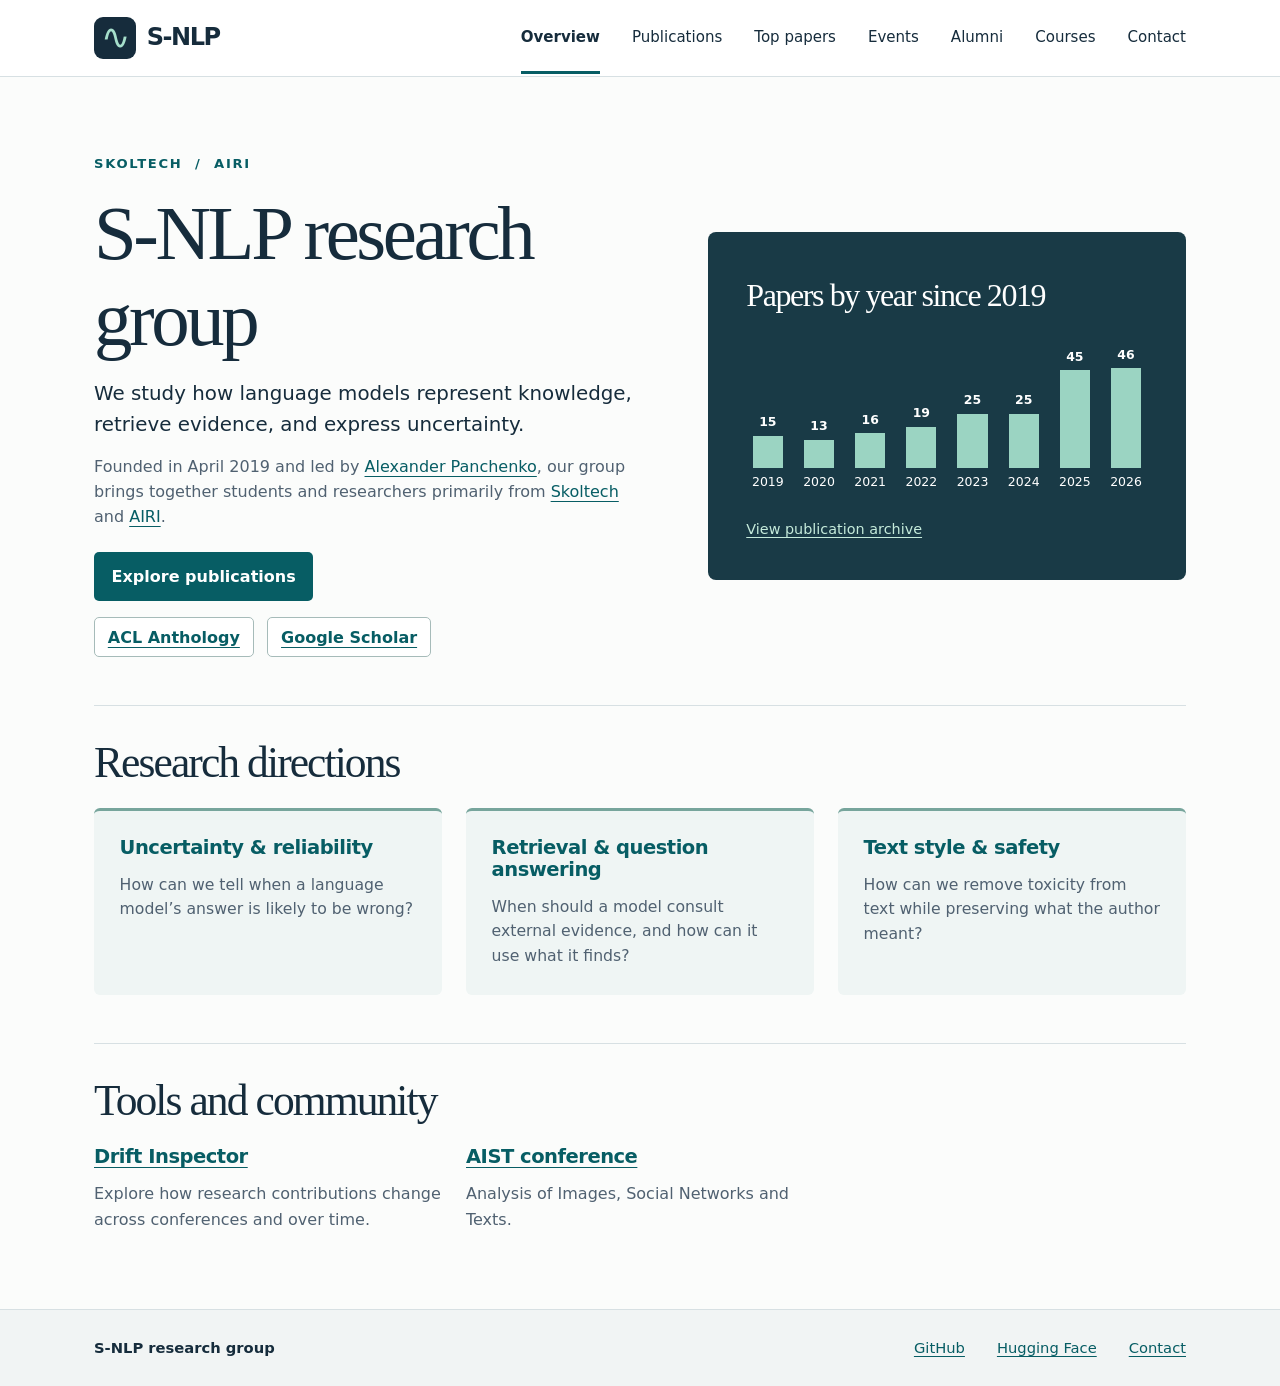
<file: index.html>
<!doctype html>
<html lang="en"><head><meta charset="utf-8"><meta name="viewport" content="width=device-width, initial-scale=1"><title>Overview · S-NLP research group</title><link rel="stylesheet" href="assets/site.css"><script defer src="assets/publications.js"></script><script defer src="assets/site.js?v=18"></script></head>
<body><a class="skip" href="#main">Skip to content</a><header><div class="wrap bar"><a class="brand" href="index.html"><i aria-hidden="true">∿</i>S-NLP</a><nav aria-label="Main navigation"><a aria-current="page" href="index.html">Overview</a><a href="publications.html">Publications</a><a href="top-papers.html">Top papers</a><a href="events.html">Events</a><a href="alumni.html">Alumni</a><a href="courses.html">Courses</a><a href="contact.html">Contact</a></nav></div></header>
<main class="wrap" id="main"><section class="hero"><div><p class="kicker">Skoltech &nbsp;/&nbsp; AIRI</p><h1>S-NLP research group</h1><p class="intro">We study how language models represent knowledge, retrieve evidence, and express uncertainty.</p><p>Founded in April 2019 and led by <a href="contact.html#biography">Alexander Panchenko</a>, our group brings together students and researchers primarily from <a href="https://skoltech.ru">Skoltech</a> and <a href="https://airi.net/">AIRI</a>.</p><a class="button" href="publications.html">Explore publications</a><div class="profile-links" aria-label="Alexander Panchenko’s publication profiles"><a href="https://aclanthology.org/people/alexander-panchenko">ACL Anthology</a><a href="https://scholar.google.com/citations?user=BYba9hcAAAAJ">Google Scholar</a></div></div><figure class="chart"><figcaption>Papers by year since 2019</figcaption><div id="chart"><a class="col" href="publications.html?year=2019" aria-label="2019: 15 papers"><b>15</b><i style="height:32.61px"></i><span>2019</span></a><a class="col" href="publications.html?year=2020" aria-label="2020: 13 papers"><b>13</b><i style="height:28.26px"></i><span>2020</span></a><a class="col" href="publications.html?year=2021" aria-label="2021: 16 papers"><b>16</b><i style="height:34.78px"></i><span>2021</span></a><a class="col" href="publications.html?year=2022" aria-label="2022: 19 papers"><b>19</b><i style="height:41.30px"></i><span>2022</span></a><a class="col" href="publications.html?year=2023" aria-label="2023: 25 papers"><b>25</b><i style="height:54.35px"></i><span>2023</span></a><a class="col" href="publications.html?year=2024" aria-label="2024: 25 papers"><b>25</b><i style="height:54.35px"></i><span>2024</span></a><a class="col" href="publications.html?year=2025" aria-label="2025: 45 papers"><b>45</b><i style="height:97.83px"></i><span>2025</span></a><a class="col" href="publications.html?year=2026" aria-label="2026: 46 papers"><b>46</b><i style="height:100.00px"></i><span>2026</span></a></div><a href="publications.html">View publication archive</a></figure></section>
<section class="areas"><h2>Research directions</h2><div class="tiles"><a href="publications.html?topic=Uncertainty%20%26%20reliability"><h3>Uncertainty &amp; reliability</h3><p>How can we tell when a language model’s answer is likely to be wrong?</p></a><a href="publications.html?topic=Retrieval%20%26%20question%20answering"><h3>Retrieval &amp; question answering</h3><p>When should a model consult external evidence, and how can it use what it finds?</p></a><a href="publications.html?topic=Text%20style%20%26%20safety"><h3>Text style &amp; safety</h3><p>How can we remove toxicity from text while preserving what the author meant?</p></a></div></section>
<section><h2>Tools and community</h2><div class="links"><div><h3><a href="https://drift.autumnfleet.com/i/all-conf">Drift Inspector</a></h3><p>Explore how research contributions change across conferences and over time.</p></div><div><h3><a href="https://aistconf.org/">AIST conference</a></h3><p>Analysis of Images, Social Networks and Texts.</p></div></div></section></main><footer><div class="wrap bar"><strong>S-NLP research group</strong><div><a href="https://github.com/s-nlp/">GitHub</a><a href="https://huggingface.co/s-nlp">Hugging Face</a><a href="contact.html">Contact</a></div></div></footer></body></html>
</file>
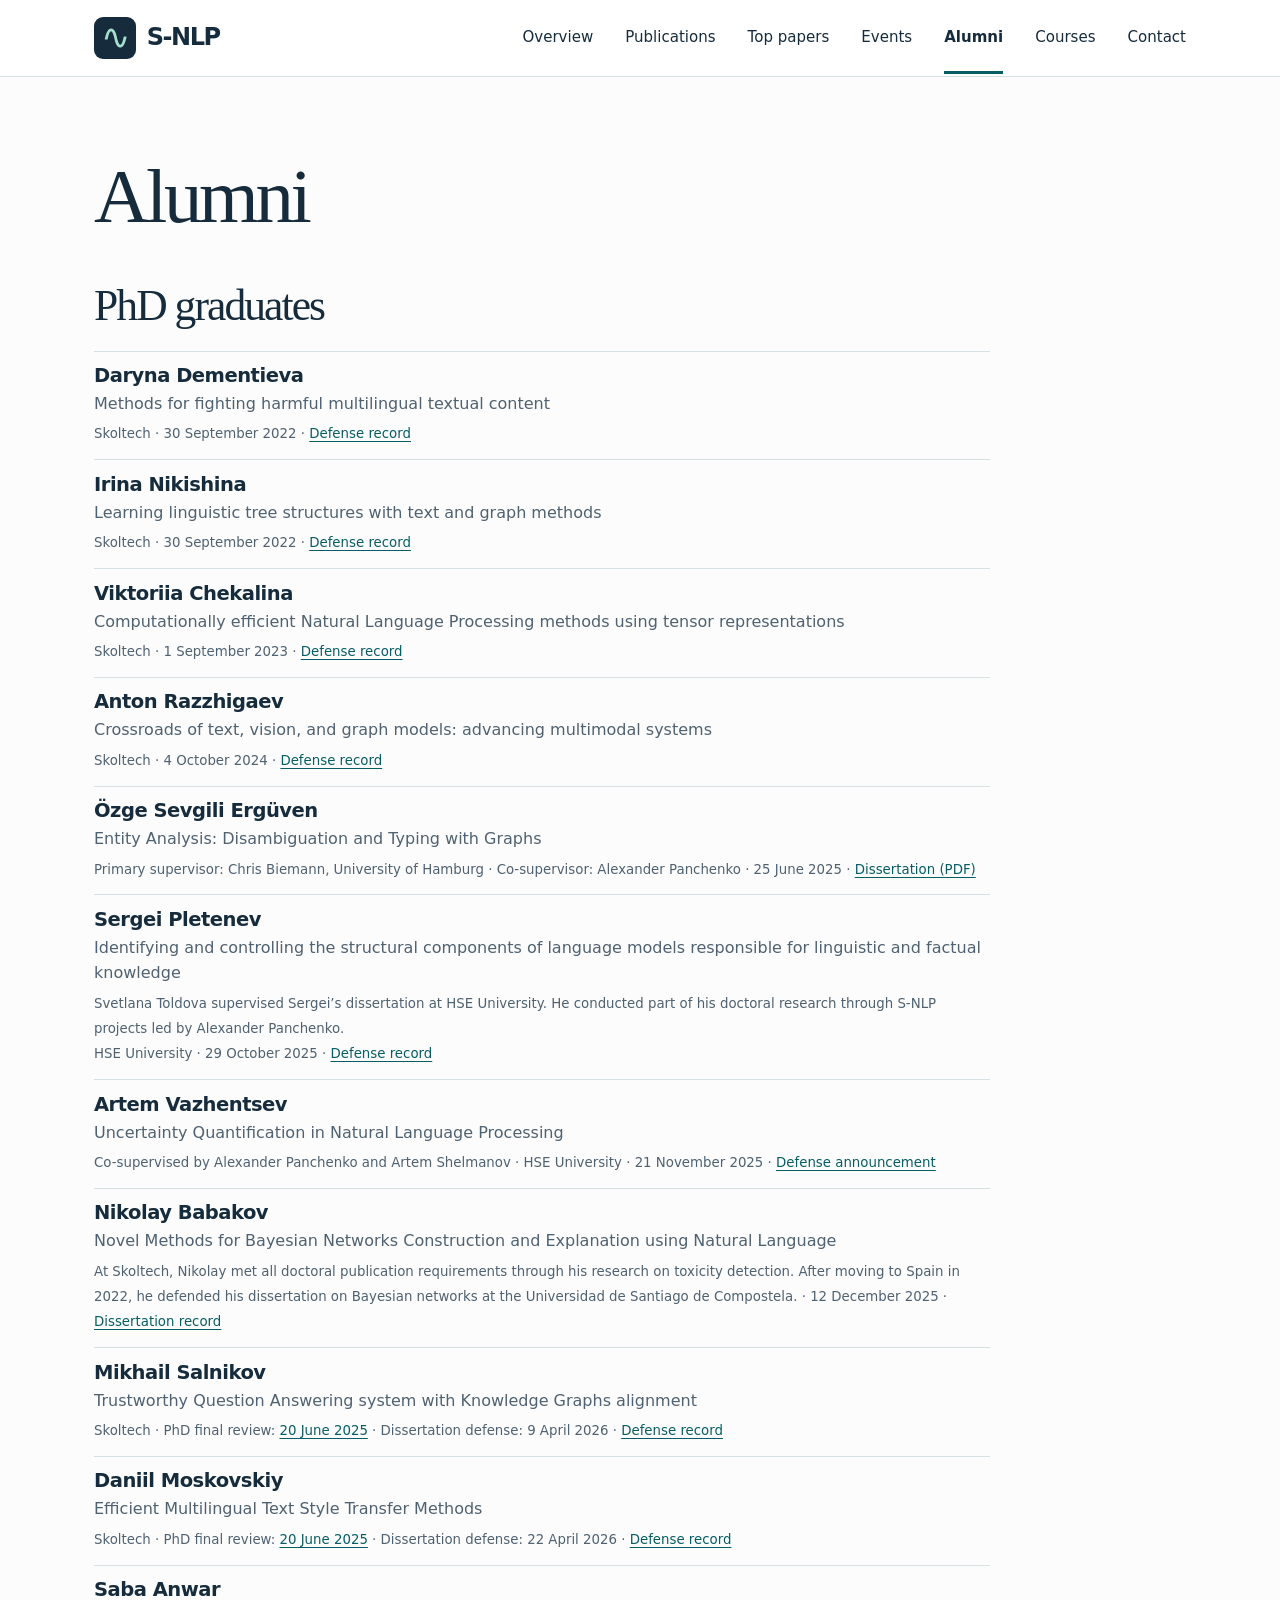
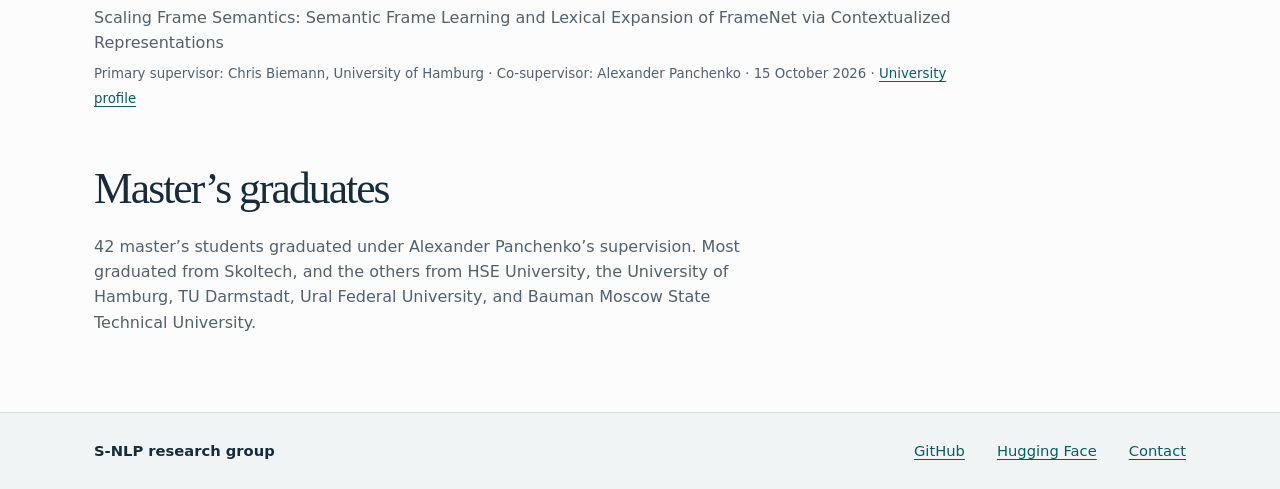
<file: alumni.html>
<!doctype html>
<html lang="en"><head><meta charset="utf-8"><meta name="viewport" content="width=device-width, initial-scale=1"><title>Alumni · S-NLP research group</title><link rel="stylesheet" href="assets/site.css"></head>
<body><a class="skip" href="#main">Skip to content</a><header><div class="wrap bar"><a class="brand" href="index.html"><i aria-hidden="true">∿</i>S-NLP</a><nav aria-label="Main navigation"><a href="index.html">Overview</a><a href="publications.html">Publications</a><a href="top-papers.html">Top papers</a><a href="events.html">Events</a><a aria-current="page" href="alumni.html">Alumni</a><a href="courses.html">Courses</a><a href="contact.html">Contact</a></nav></div></header>
<main class="wrap alumni" id="main"><h1>Alumni</h1><section><h2>PhD graduates</h2><ul><li><h3>Daryna Dementieva</h3><p>Methods for fighting harmful multilingual textual content</p><small>Skoltech · 30 September 2022 · <a href="https://www.skoltech.ru/en/applicants/daryna-dementieva" aria-label="Defense record for Daryna Dementieva">Defense record</a></small></li><li><h3>Irina Nikishina</h3><p>Learning linguistic tree structures with text and graph methods</p><small>Skoltech · 30 September 2022 · <a href="https://www.skoltech.ru/en/education/phd-defenses/irina-nikishina/" aria-label="Defense record for Irina Nikishina">Defense record</a></small></li><li><h3>Viktoriia Chekalina</h3><p>Computationally efficient Natural Language Processing methods using tensor representations</p><small>Skoltech · 1 September 2023 · <a href="https://www.skoltech.ru/en/applicants/viktoriia-chekalina" aria-label="Defense record for Viktoriia Chekalina">Defense record</a></small></li><li><h3>Anton Razzhigaev</h3><p>Crossroads of text, vision, and graph models: advancing multimodal systems</p><small>Skoltech · 4 October 2024 · <a href="https://www.skoltech.ru/en/applicants/anton-razzhigaev" aria-label="Defense record for Anton Razzhigaev">Defense record</a></small></li><li><h3>Özge Sevgili Ergüven</h3><p>Entity Analysis: Disambiguation and Typing with Graphs</p><small>Primary supervisor: Chris Biemann, University of Hamburg · Co-supervisor: Alexander Panchenko · 25 June 2025 · <a href="https://www.inf.uni-hamburg.de/en/inst/ab/lt/publications/2025-sevgili-dissertation.pdf" aria-label="Dissertation (PDF) for Özge Sevgili Ergüven">Dissertation (PDF)</a></small></li><li><h3>Sergei Pletenev</h3><p>Identifying and controlling the structural components of language models responsible for linguistic and factual knowledge</p><small>Svetlana Toldova supervised Sergei’s dissertation at HSE University. He conducted part of his doctoral research through S-NLP projects led by Alexander Panchenko.</small><br><small>HSE University · 29 October 2025 · <a href="https://www.hse.ru/sci/diss/1079524157" aria-label="Defense record for Sergei Pletenev">Defense record</a></small></li><li><h3>Artem Vazhentsev</h3><p>Uncertainty Quantification in Natural Language Processing</p><small>Co-supervised by Alexander Panchenko and Artem Shelmanov · HSE University · 21 November 2025 · <a href="https://www.hse.ru/science/disscoun/announcements/1095262132.html" aria-label="Defense announcement for Artem Vazhentsev">Defense announcement</a></small></li><li><h3>Nikolay Babakov</h3><p>Novel Methods for Bayesian Networks Construction and Explanation using Natural Language</p><small>At Skoltech, Nikolay met all doctoral publication requirements through his research on toxicity detection. After moving to Spain in 2022, he defended his dissertation on Bayesian networks at the Universidad de Santiago de Compostela. · 12 December 2025 · <a href="https://citius.gal/en/research/publications/novel-methods-for-bayesian-networks-construction-and-explanation-using-natural-language/" aria-label="Dissertation record for Nikolay Babakov">Dissertation record</a></small></li><li><h3>Mikhail Salnikov</h3><p>Trustworthy Question Answering system with Knowledge Graphs alignment</p><small>Skoltech · PhD final review: <a href="https://www.skoltech.ru/en/phd-thesis-final-reviews">20 June 2025</a> · Dissertation defense: 9 April 2026 · <a href="https://dissovet.skoltech.ru/salnikov-mikhail-dmitrievich" aria-label="Defense record for Mikhail Salnikov">Defense record</a></small></li><li><h3>Daniil Moskovskiy</h3><p>Efficient Multilingual Text Style Transfer Methods</p><small>Skoltech · PhD final review: <a href="https://www.skoltech.ru/en/phd-thesis-final-reviews">20 June 2025</a> · Dissertation defense: 22 April 2026 · <a href="https://dissovet.skoltech.ru/moskovskiy-daniil-alekseevich" aria-label="Defense record for Daniil Moskovskiy">Defense record</a></small></li><li><h3>Saba Anwar</h3><p>Scaling Frame Semantics: Semantic Frame Learning and Lexical Expansion of FrameNet via Contextualized Representations</p><small>Primary supervisor: Chris Biemann, University of Hamburg · Co-supervisor: Alexander Panchenko · <time datetime="2026-10-15">15 October 2026</time> · <a href="https://www.inf.uni-hamburg.de/en/inst/ab/lt/people/saba-anwar.html" aria-label="University profile for Saba Anwar">University profile</a></small></li></ul></section><section><h2>Master’s graduates</h2><p>42 master’s students graduated under Alexander Panchenko’s supervision. Most graduated from Skoltech, and the others from HSE University, the University of Hamburg, TU Darmstadt, Ural Federal University, and Bauman Moscow State Technical University.</p></section></main><footer><div class="wrap bar"><strong>S-NLP research group</strong><div><a href="https://github.com/s-nlp/">GitHub</a><a href="https://huggingface.co/s-nlp">Hugging Face</a><a href="contact.html">Contact</a></div></div></footer></body></html>
</file>
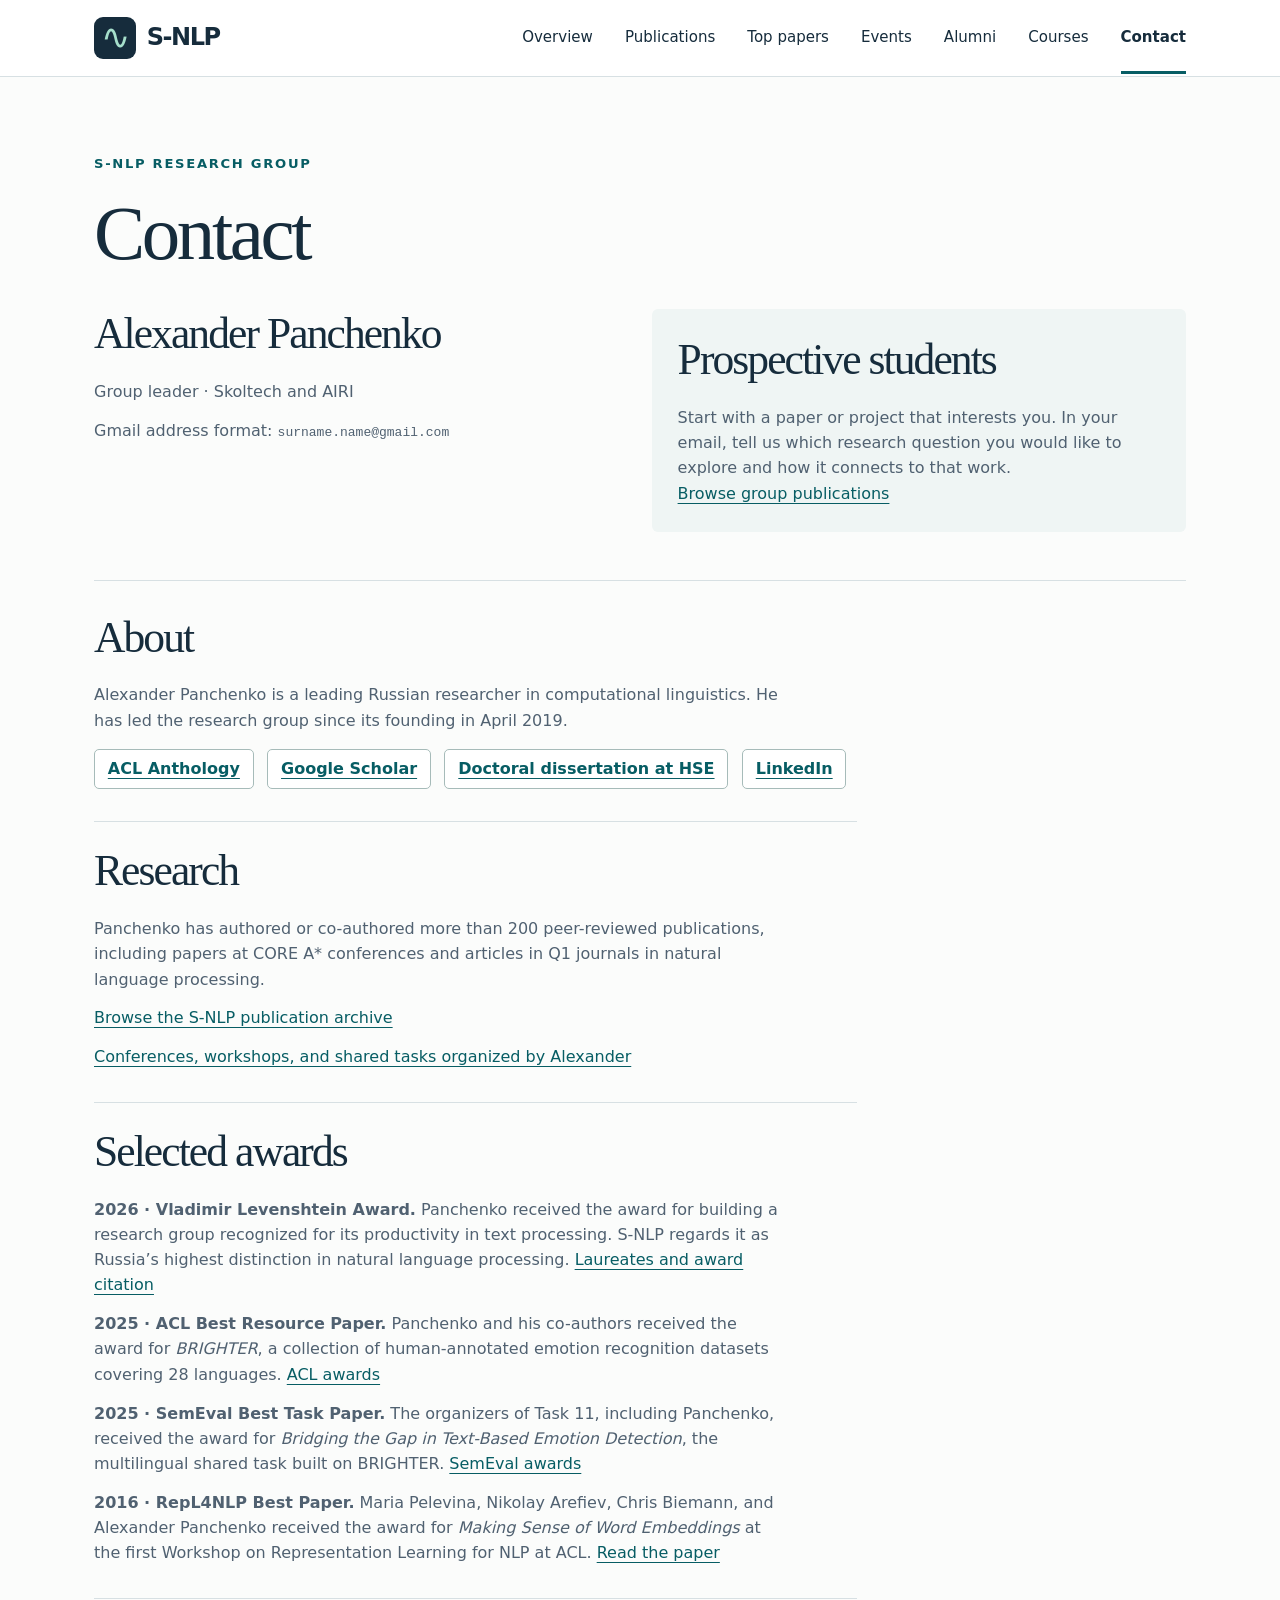
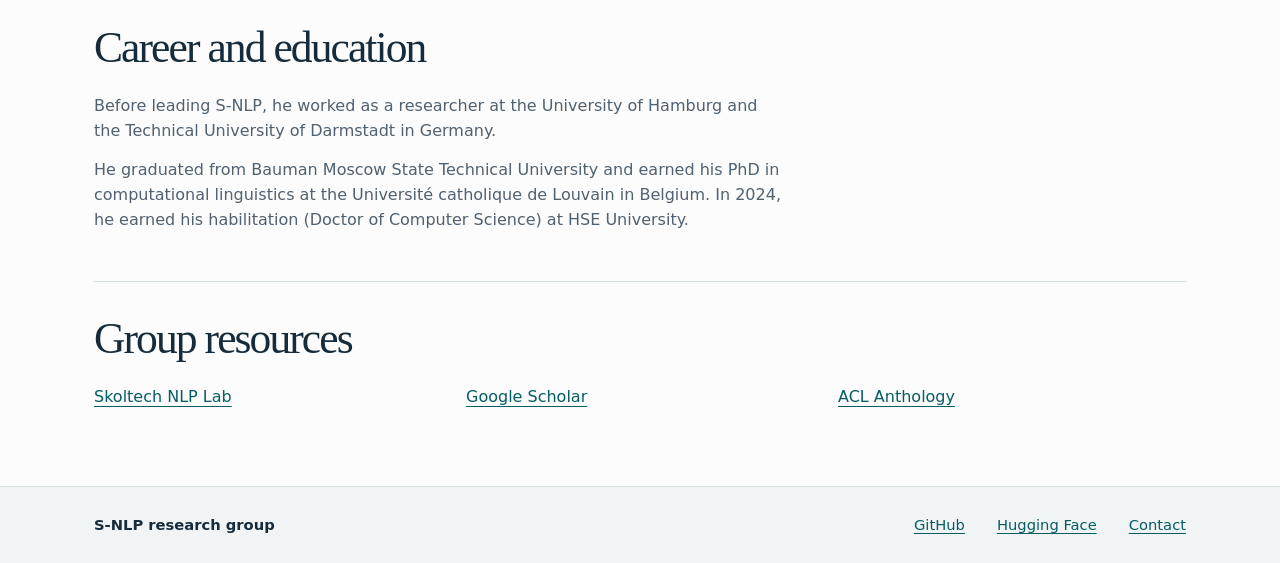
<file: contact.html>
<!doctype html>
<html lang="en"><head><meta charset="utf-8"><meta name="viewport" content="width=device-width, initial-scale=1"><title>Contact · S-NLP research group</title><link rel="stylesheet" href="assets/site.css"></head>
<body><a class="skip" href="#main">Skip to content</a><header><div class="wrap bar"><a class="brand" href="index.html"><i aria-hidden="true">∿</i>S-NLP</a><nav aria-label="Main navigation"><a href="index.html">Overview</a><a href="publications.html">Publications</a><a href="top-papers.html">Top papers</a><a href="events.html">Events</a><a href="alumni.html">Alumni</a><a href="courses.html">Courses</a><a aria-current="page" href="contact.html">Contact</a></nav></div></header>
<main class="wrap" id="main"><p class="kicker">S-NLP research group</p><h1>Contact</h1><div class="contact"><section><h2>Alexander Panchenko</h2><p>Group leader · Skoltech and AIRI</p><p>Gmail address format: <code>surname.name@gmail.com</code></p></section><section class="callout"><h2>Prospective students</h2><p>Start with a paper or project that interests you. In your email, tell us which research question you would like to explore and how it connects to that work.</p><a href="publications.html">Browse group publications</a></section></div><section id="biography"><h2>About</h2><p>Alexander Panchenko is a leading Russian researcher in computational linguistics. He has led the research group since its founding in April 2019.</p><div class="profile-links" aria-label="Alexander Panchenko’s publication profiles"><a href="https://aclanthology.org/people/alexander-panchenko">ACL Anthology</a><a href="https://scholar.google.com/citations?user=BYba9hcAAAAJ">Google Scholar</a><a href="https://alexanderpanchenko.github.io/">Doctoral dissertation at HSE</a><a href="https://ru.linkedin.com/in/alexander-panchenko-63375645">LinkedIn</a></div>
<div class="bio-body"><section><h2>Research</h2><p>Panchenko has authored or co-authored more than 200 peer-reviewed publications, including papers at CORE A* conferences and articles in Q1 journals in natural language processing.</p><p><a href="publications.html">Browse the S-NLP publication archive</a></p></section>
<p><a href="events.html">Conferences, workshops, and shared tasks organized by Alexander</a></p><section aria-labelledby="awards"><h2 id="awards">Selected awards</h2>
<p><strong>2026 · Vladimir Levenshtein Award.</strong> Panchenko received the award for building a research group recognized for its productivity in text processing. S-NLP regards it as Russia’s highest distinction in natural language processing. <a href="https://ods.ai/tasks/levenstein-award-2026/winners">Laureates and award citation</a></p>
<p><strong>2025 · ACL Best Resource Paper.</strong> Panchenko and his co-authors received the award for <em>BRIGHTER</em>, a collection of human-annotated emotion recognition datasets covering 28 languages. <a href="https://2025.aclweb.org/program/awards/">ACL awards</a></p>
<p><strong>2025 · SemEval Best Task Paper.</strong> The organizers of Task 11, including Panchenko, received the award for <em>Bridging the Gap in Text-Based Emotion Detection</em>, the multilingual shared task built on BRIGHTER. <a href="https://github.com/SemEval/SemEval2025/blob/main/awards.md">SemEval awards</a></p>
<p><strong>2016 · RepL4NLP Best Paper.</strong> Maria Pelevina, Nikolay Arefiev, Chris Biemann, and Alexander Panchenko received the award for <em>Making Sense of Word Embeddings</em> at the first Workshop on Representation Learning for NLP at ACL. <a href="https://aclanthology.org/W16-1620/">Read the paper</a></p>
</section>
<section><h2>Career and education</h2><p>Before leading S-NLP, he worked as a researcher at the University of Hamburg and the Technical University of Darmstadt in Germany.</p><p>He graduated from Bauman Moscow State Technical University and earned his PhD in computational linguistics at the Université catholique de Louvain in Belgium. In 2024, he earned his habilitation (Doctor of Computer Science) at HSE University.</p></section></div></section><section><h2>Group resources</h2><div class="links"><a href="https://www.skoltech.ru/en/laboratories/natural-language-processing-lab/">Skoltech NLP Lab</a><a href="https://scholar.google.com/citations?user=BYba9hcAAAAJ">Google Scholar</a><a href="https://aclanthology.org/people/alexander-panchenko">ACL Anthology</a></div></section></main><footer><div class="wrap bar"><strong>S-NLP research group</strong><div><a href="https://github.com/s-nlp/">GitHub</a><a href="https://huggingface.co/s-nlp">Hugging Face</a><a href="contact.html">Contact</a></div></div></footer></body></html>
</file>
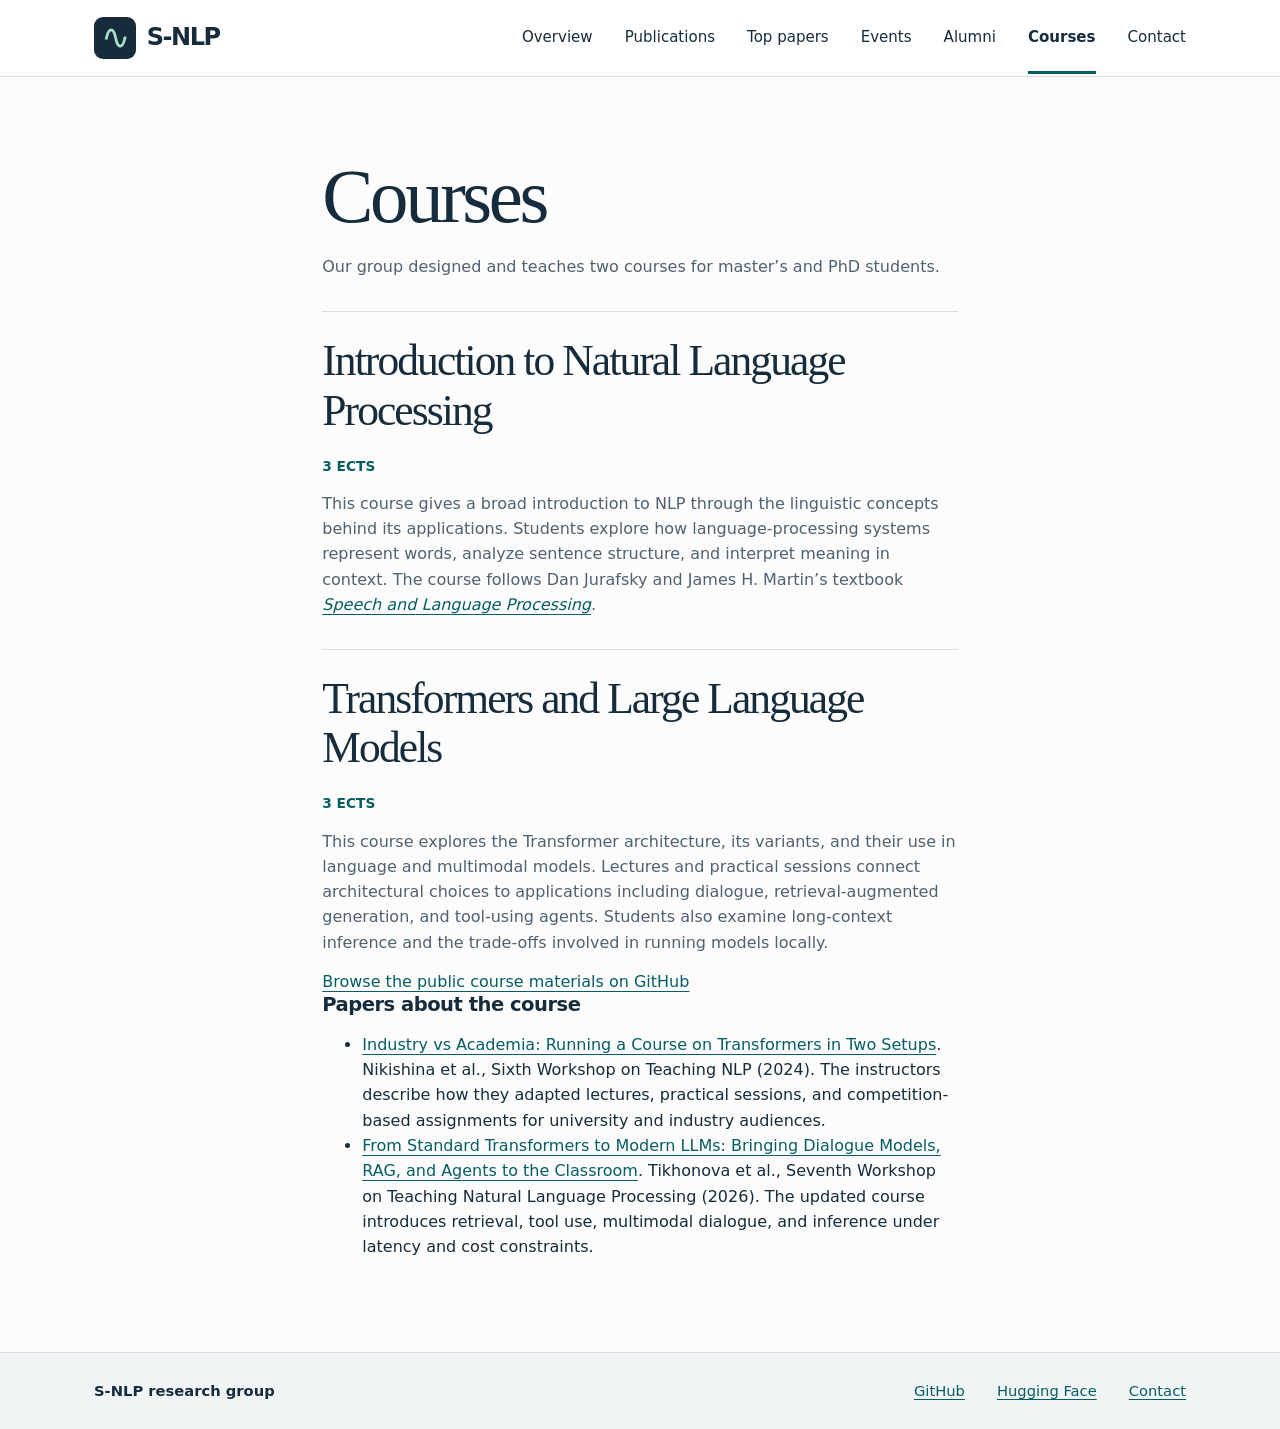
<file: courses.html>
<!doctype html>
<html lang="en"><head><meta charset="utf-8"><meta name="viewport" content="width=device-width, initial-scale=1"><title>Courses · S-NLP research group</title><link rel="stylesheet" href="assets/site.css"></head>
<body><a class="skip" href="#main">Skip to content</a><header><div class="wrap bar"><a class="brand" href="index.html"><i aria-hidden="true">∿</i>S-NLP</a><nav aria-label="Main navigation"><a href="index.html">Overview</a><a href="publications.html">Publications</a><a href="top-papers.html">Top papers</a><a href="events.html">Events</a><a href="alumni.html">Alumni</a><a aria-current="page" href="courses.html">Courses</a><a href="contact.html">Contact</a></nav></div></header>
<main class="wrap bio-body" id="main"><h1>Courses</h1><p>Our group designed and teaches two courses for master’s and PhD students.</p>
<section><h2>Introduction to Natural Language Processing</h2><p class="meta">3 ECTS</p>
<p>This course gives a broad introduction to NLP through the linguistic concepts behind its applications. Students explore how language-processing systems represent words, analyze sentence structure, and interpret meaning in context. The course follows Dan Jurafsky and James H. Martin’s textbook <a href="https://web.stanford.edu/~jurafsky/slp3/"><cite>Speech and Language Processing</cite></a>.</p></section>
<section><h2>Transformers and Large Language Models</h2><p class="meta">3 ECTS</p>
<p>This course explores the Transformer architecture, its variants, and their use in language and multimodal models. Lectures and practical sessions connect architectural choices to applications including dialogue, retrieval-augmented generation, and tool-using agents. Students also examine long-context inference and the trade-offs involved in running models locally.</p>
<p><a href="https://github.com/s-nlp/transformers-course">Browse the public course materials on GitHub</a></p>
<h3>Papers about the course</h3><ul><li><a href="https://aclanthology.org/2024.teachingnlp-1.3/">Industry vs Academia: Running a Course on Transformers in Two Setups</a>. Nikishina et al., Sixth Workshop on Teaching NLP (2024). The instructors describe how they adapted lectures, practical sessions, and competition-based assignments for university and industry audiences.</li>
<li><a href="https://aclanthology.org/2026.teachingnlp-1.8/">From Standard Transformers to Modern LLMs: Bringing Dialogue Models, RAG, and Agents to the Classroom</a>. Tikhonova et al., Seventh Workshop on Teaching Natural Language Processing (2026). The updated course introduces retrieval, tool use, multimodal dialogue, and inference under latency and cost constraints.</li></ul></section></main><footer><div class="wrap bar"><strong>S-NLP research group</strong><div><a href="https://github.com/s-nlp/">GitHub</a><a href="https://huggingface.co/s-nlp">Hugging Face</a><a href="contact.html">Contact</a></div></div></footer></body></html>
</file>
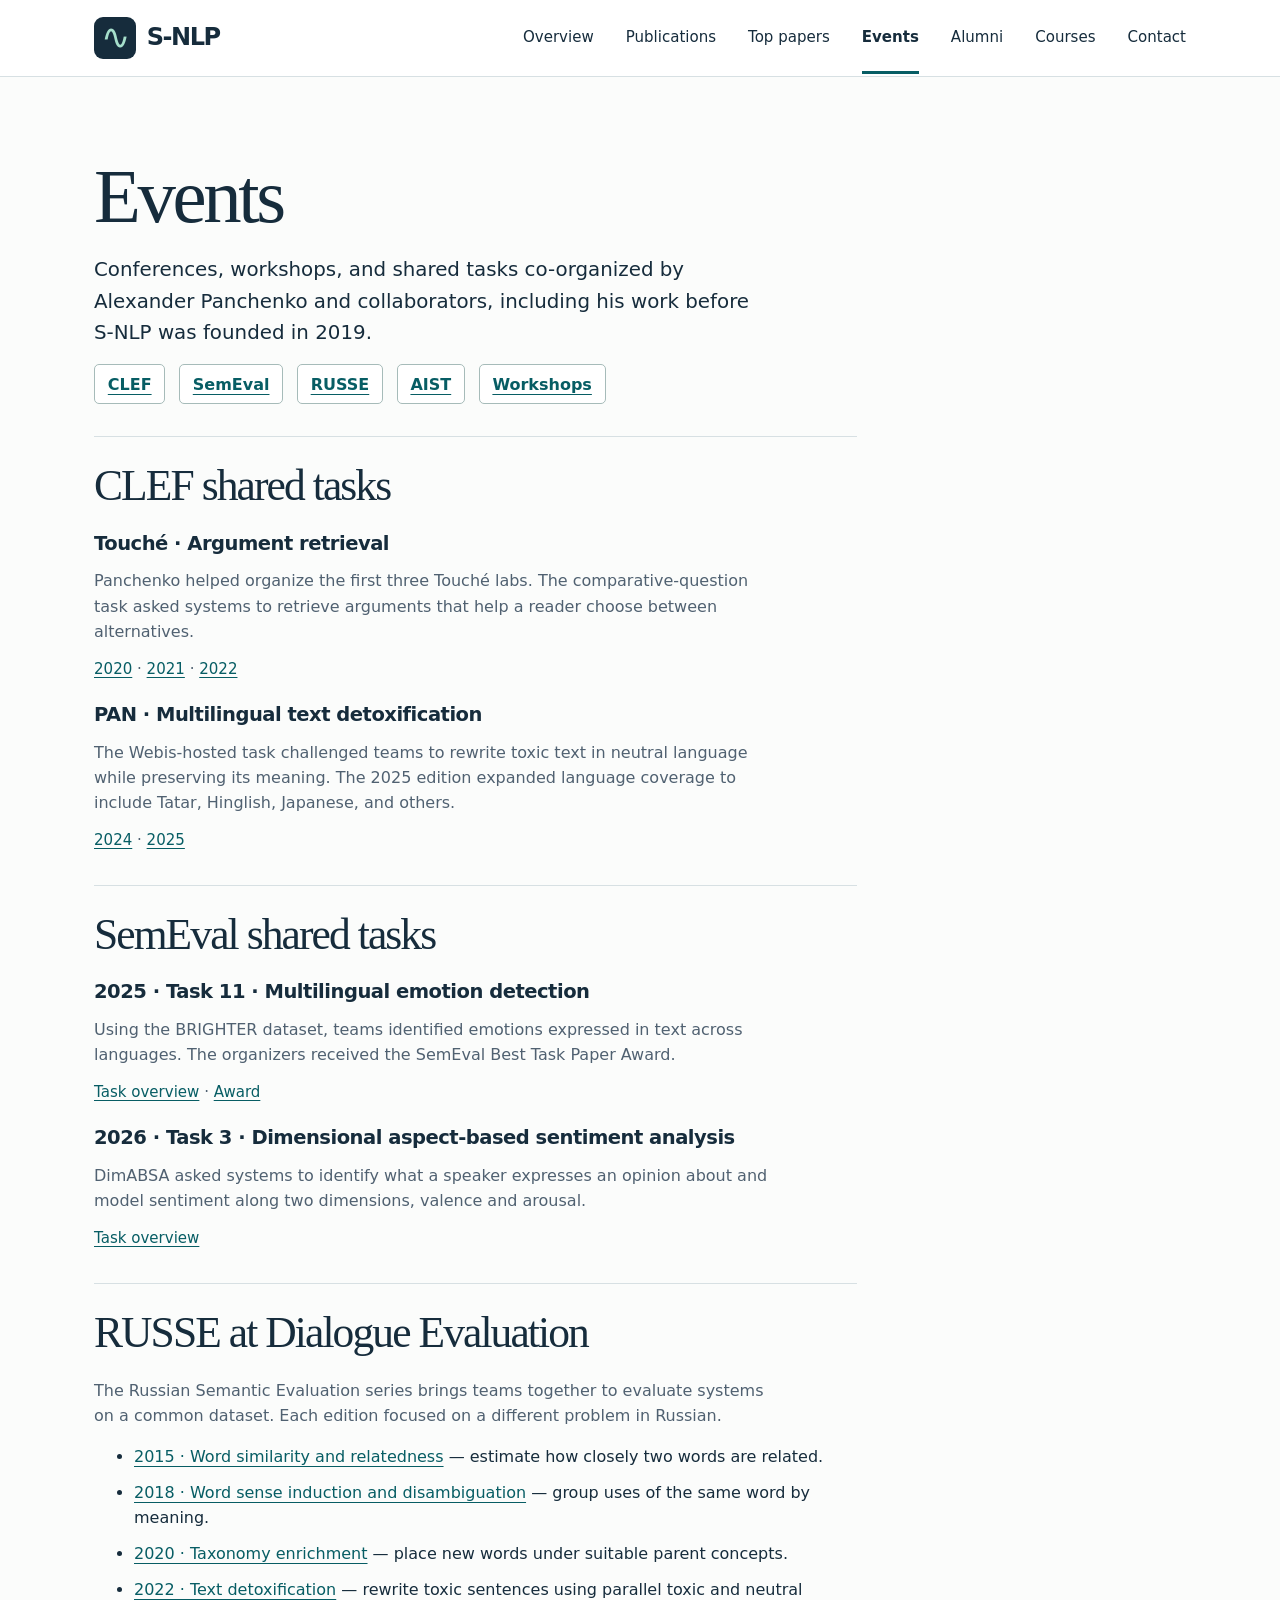
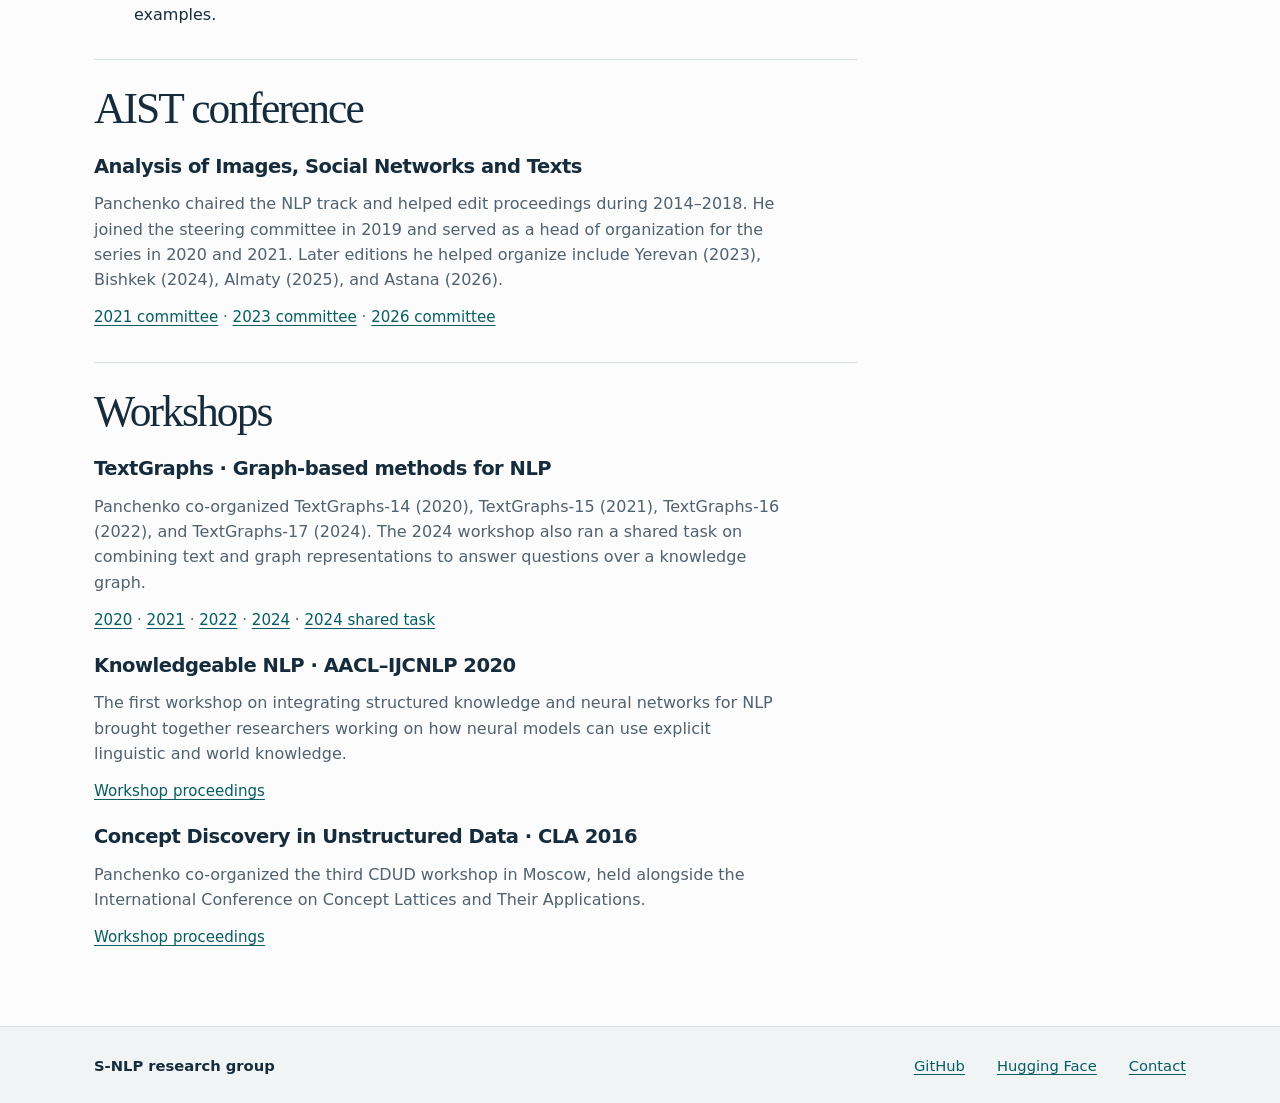
<file: events.html>
<!doctype html>
<html lang="en"><head><meta charset="utf-8"><meta name="viewport" content="width=device-width, initial-scale=1"><title>Events · S-NLP research group</title><link rel="stylesheet" href="assets/site.css"></head>
<body><a class="skip" href="#main">Skip to content</a><header><div class="wrap bar"><a class="brand" href="index.html"><i aria-hidden="true">∿</i>S-NLP</a><nav aria-label="Main navigation"><a href="index.html">Overview</a><a href="publications.html">Publications</a><a href="top-papers.html">Top papers</a><a aria-current="page" href="events.html">Events</a><a href="alumni.html">Alumni</a><a href="courses.html">Courses</a><a href="contact.html">Contact</a></nav></div></header>
<main class="wrap" id="main"><h1>Events</h1><p class="intro">Conferences, workshops, and shared tasks co-organized by Alexander Panchenko and collaborators, including his work before S-NLP was founded in 2019.</p><div class="profile-links"><a href="#clef">CLEF</a><a href="#semeval">SemEval</a><a href="#russe">RUSSE</a><a href="#aist">AIST</a><a href="#workshops">Workshops</a></div><div class="bio-body event-list"><section id="clef"><h2>CLEF shared tasks</h2><h3>Touché · Argument retrieval</h3><p>Panchenko helped organize the first three Touché labs. The comparative-question task asked systems to retrieve arguments that help a reader choose between alternatives.</p><p class="edition-links"><a href="https://touche.webis.de/clef20/touche20-web/">2020</a> · <a href="https://touche.webis.de/clef21/touche21-web/">2021</a> · <a href="https://touche.webis.de/clef22/touche22-web/">2022</a></p><h3>PAN · Multilingual text detoxification</h3><p>The Webis-hosted task challenged teams to rewrite toxic text in neutral language while preserving its meaning. The 2025 edition expanded language coverage to include Tatar, Hinglish, Japanese, and others.</p><p class="edition-links"><a href="https://pan.webis.de/clef24/pan24-web/text-detoxification.html">2024</a> · <a href="https://pan.webis.de/clef25/pan25-web/text-detoxification.html">2025</a></p></section>
<section id="semeval"><h2>SemEval shared tasks</h2><h3>2025 · Task 11 · Multilingual emotion detection</h3><p>Using the BRIGHTER dataset, teams identified emotions expressed in text across languages. The organizers received the SemEval Best Task Paper Award.</p><p class="edition-links"><a href="https://aclanthology.org/2025.semeval-1.327/">Task overview</a> · <a href="https://semeval.github.io/SemEval2025/awards.html">Award</a></p><h3>2026 · Task 3 · Dimensional aspect-based sentiment analysis</h3><p>DimABSA asked systems to identify what a speaker expresses an opinion about and model sentiment along two dimensions, valence and arousal.</p><p class="edition-links"><a href="https://aclanthology.org/2026.semeval-1.452/">Task overview</a></p></section>
<section id="russe"><h2>RUSSE at Dialogue Evaluation</h2><p>The Russian Semantic Evaluation series brings teams together to evaluate systems on a common dataset. Each edition focused on a different problem in Russian.</p><ul><li><a href="https://russe.nlpub.org/2015/sim/">2015 · Word similarity and relatedness</a> — estimate how closely two words are related.</li><li><a href="https://russe.nlpub.org/2018/wsi/">2018 · Word sense induction and disambiguation</a> — group uses of the same word by meaning.</li><li><a href="https://russe.nlpub.org/2020/isa/">2020 · Taxonomy enrichment</a> — place new words under suitable parent concepts.</li><li><a href="https://russe.nlpub.org/2022/tox/">2022 · Text detoxification</a> — rewrite toxic sentences using parallel toxic and neutral examples.</li></ul></section>
<section id="aist"><h2>AIST conference</h2><h3>Analysis of Images, Social Networks and Texts</h3><p>Panchenko chaired the NLP track and helped edit proceedings during 2014–2018. He joined the steering committee in 2019 and served as a head of organization for the series in 2020 and 2021. Later editions he helped organize include Yerevan (2023), Bishkek (2024), Almaty (2025), and Astana (2026).</p><p class="edition-links"><a href="https://2021.aistconf.org/committees/organization">2021 committee</a> · <a href="https://2023.aistconf.org/committees/organization">2023 committee</a> · <a href="https://aistconf.org/committees/organization">2026 committee</a></p></section>
<section id="workshops"><h2>Workshops</h2><h3>TextGraphs · Graph-based methods for NLP</h3><p>Panchenko co-organized TextGraphs-14 (2020), TextGraphs-15 (2021), TextGraphs-16 (2022), and TextGraphs-17 (2024). The 2024 workshop also ran a shared task on combining text and graph representations to answer questions over a knowledge graph.</p><p class="edition-links"><a href="https://aclanthology.org/volumes/2020.textgraphs-1/">2020</a> · <a href="https://aclanthology.org/volumes/2021.textgraphs-1/">2021</a> · <a href="https://aclanthology.org/volumes/2022.textgraphs-1/">2022</a> · <a href="https://aclanthology.org/volumes/2024.textgraphs-1/">2024</a> · <a href="https://sites.google.com/view/textgraphs2024/home/shared-task">2024 shared task</a></p><h3>Knowledgeable NLP · AACL–IJCNLP 2020</h3><p>The first workshop on integrating structured knowledge and neural networks for NLP brought together researchers working on how neural models can use explicit linguistic and world knowledge.</p><p class="edition-links"><a href="https://aclanthology.org/2020.knlp-1.0/">Workshop proceedings</a></p><h3>Concept Discovery in Unstructured Data · CLA 2016</h3><p>Panchenko co-organized the third CDUD workshop in Moscow, held alongside the International Conference on Concept Lattices and Their Applications.</p><p class="edition-links"><a href="https://ceur-ws.org/Vol-1625/">Workshop proceedings</a></p></section></div></main><footer><div class="wrap bar"><strong>S-NLP research group</strong><div><a href="https://github.com/s-nlp/">GitHub</a><a href="https://huggingface.co/s-nlp">Hugging Face</a><a href="contact.html">Contact</a></div></div></footer></body></html>
</file>
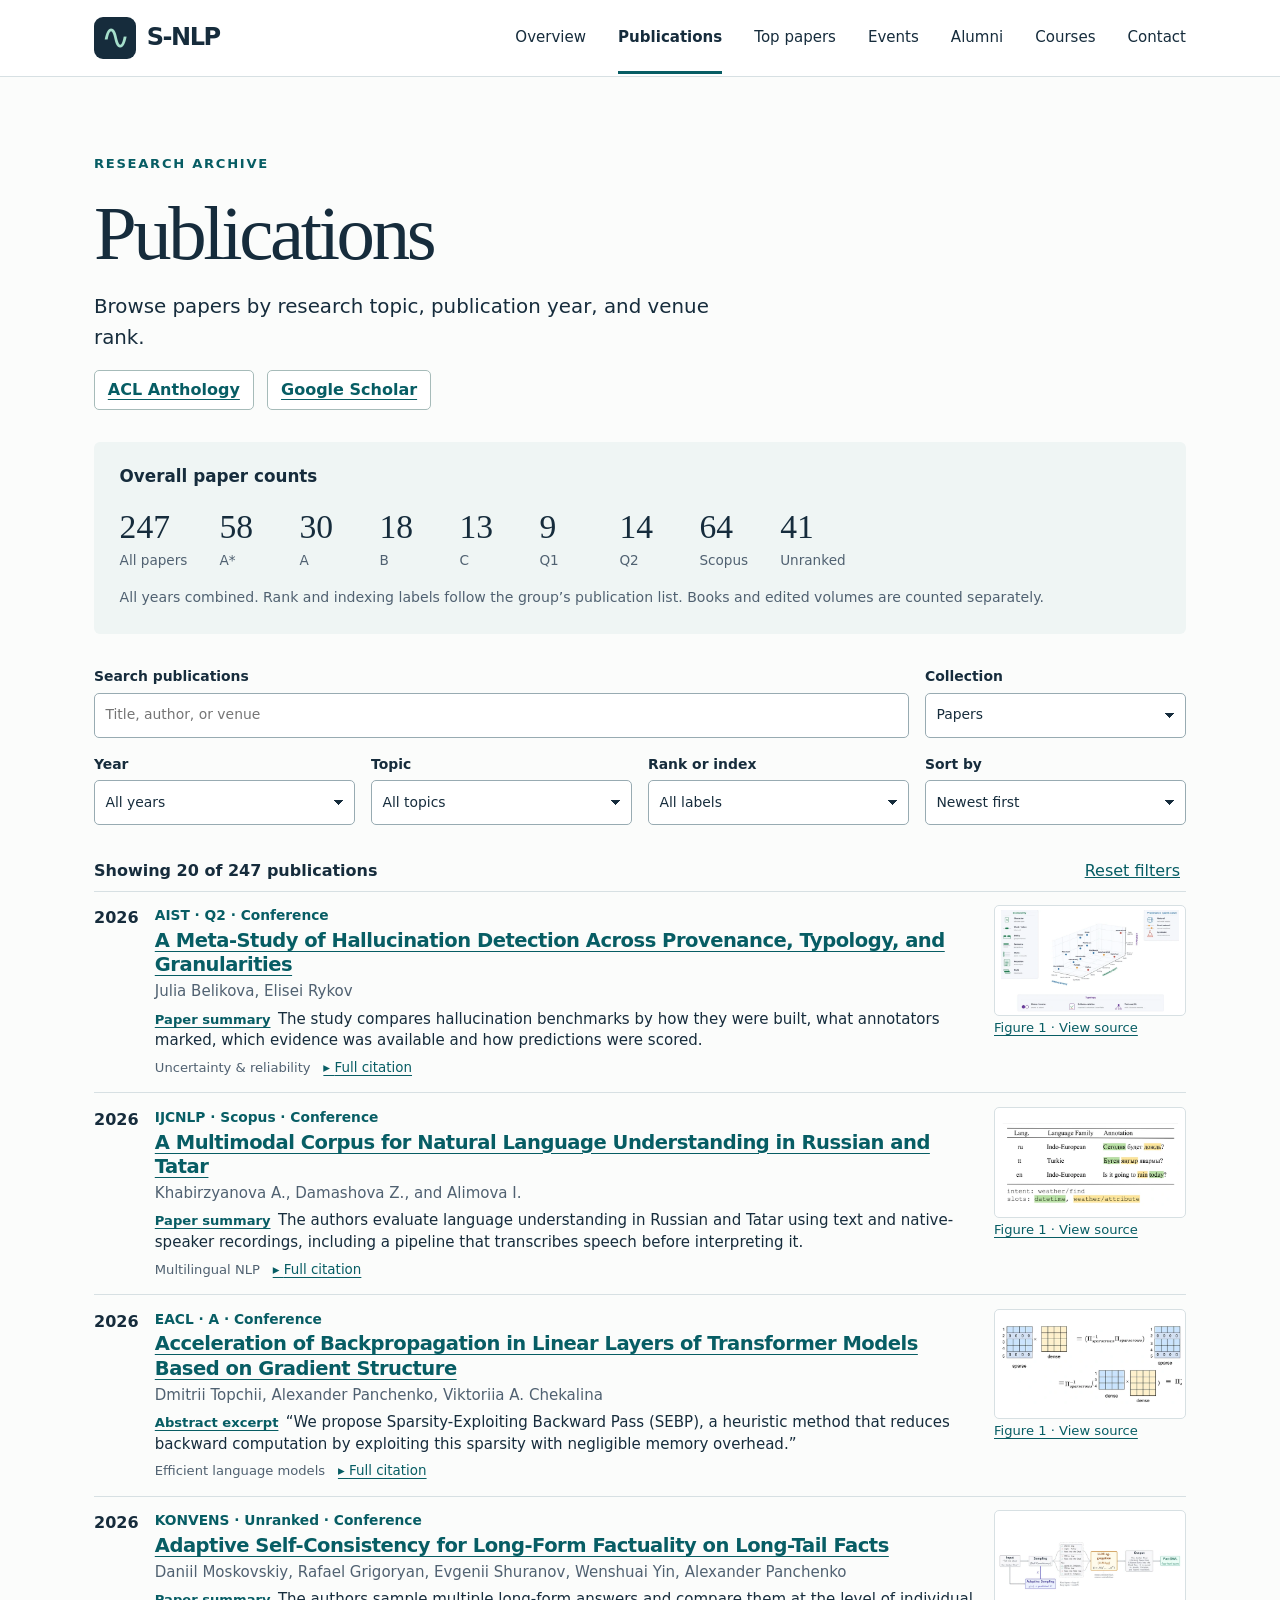
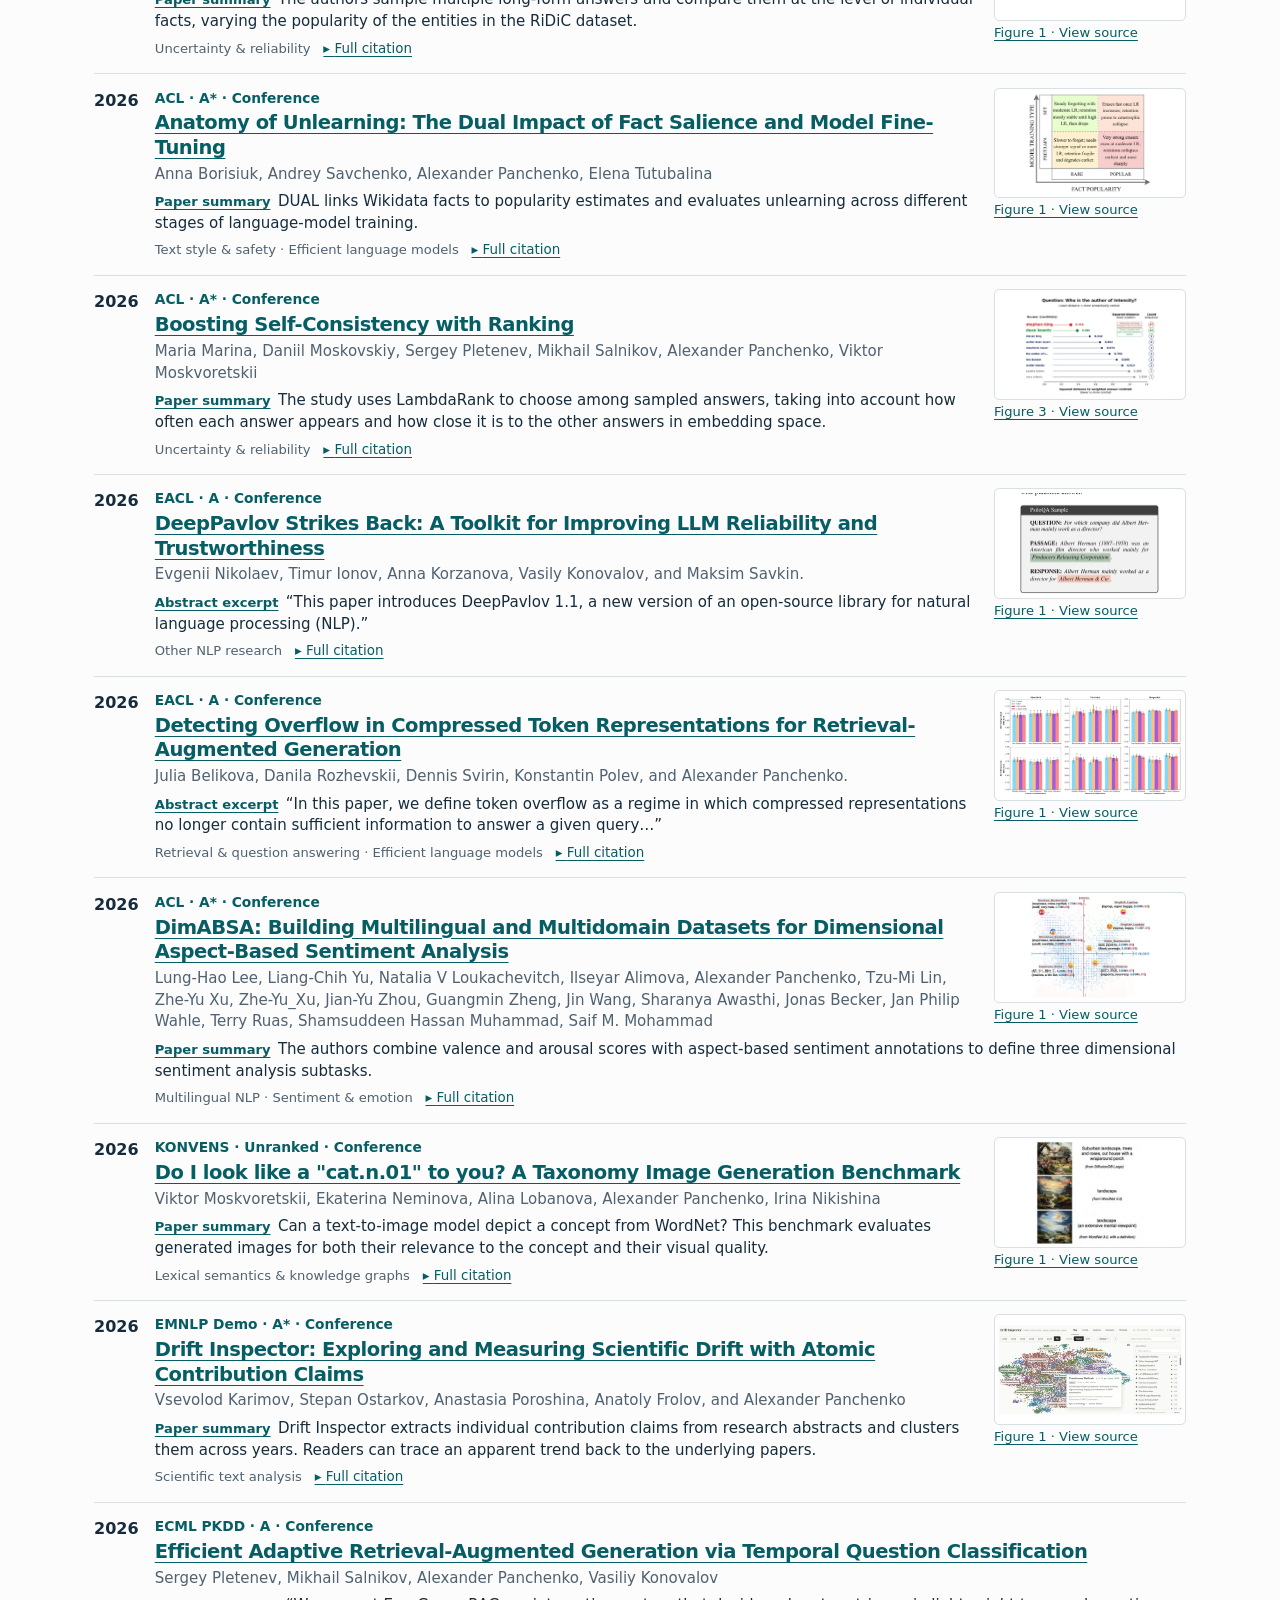
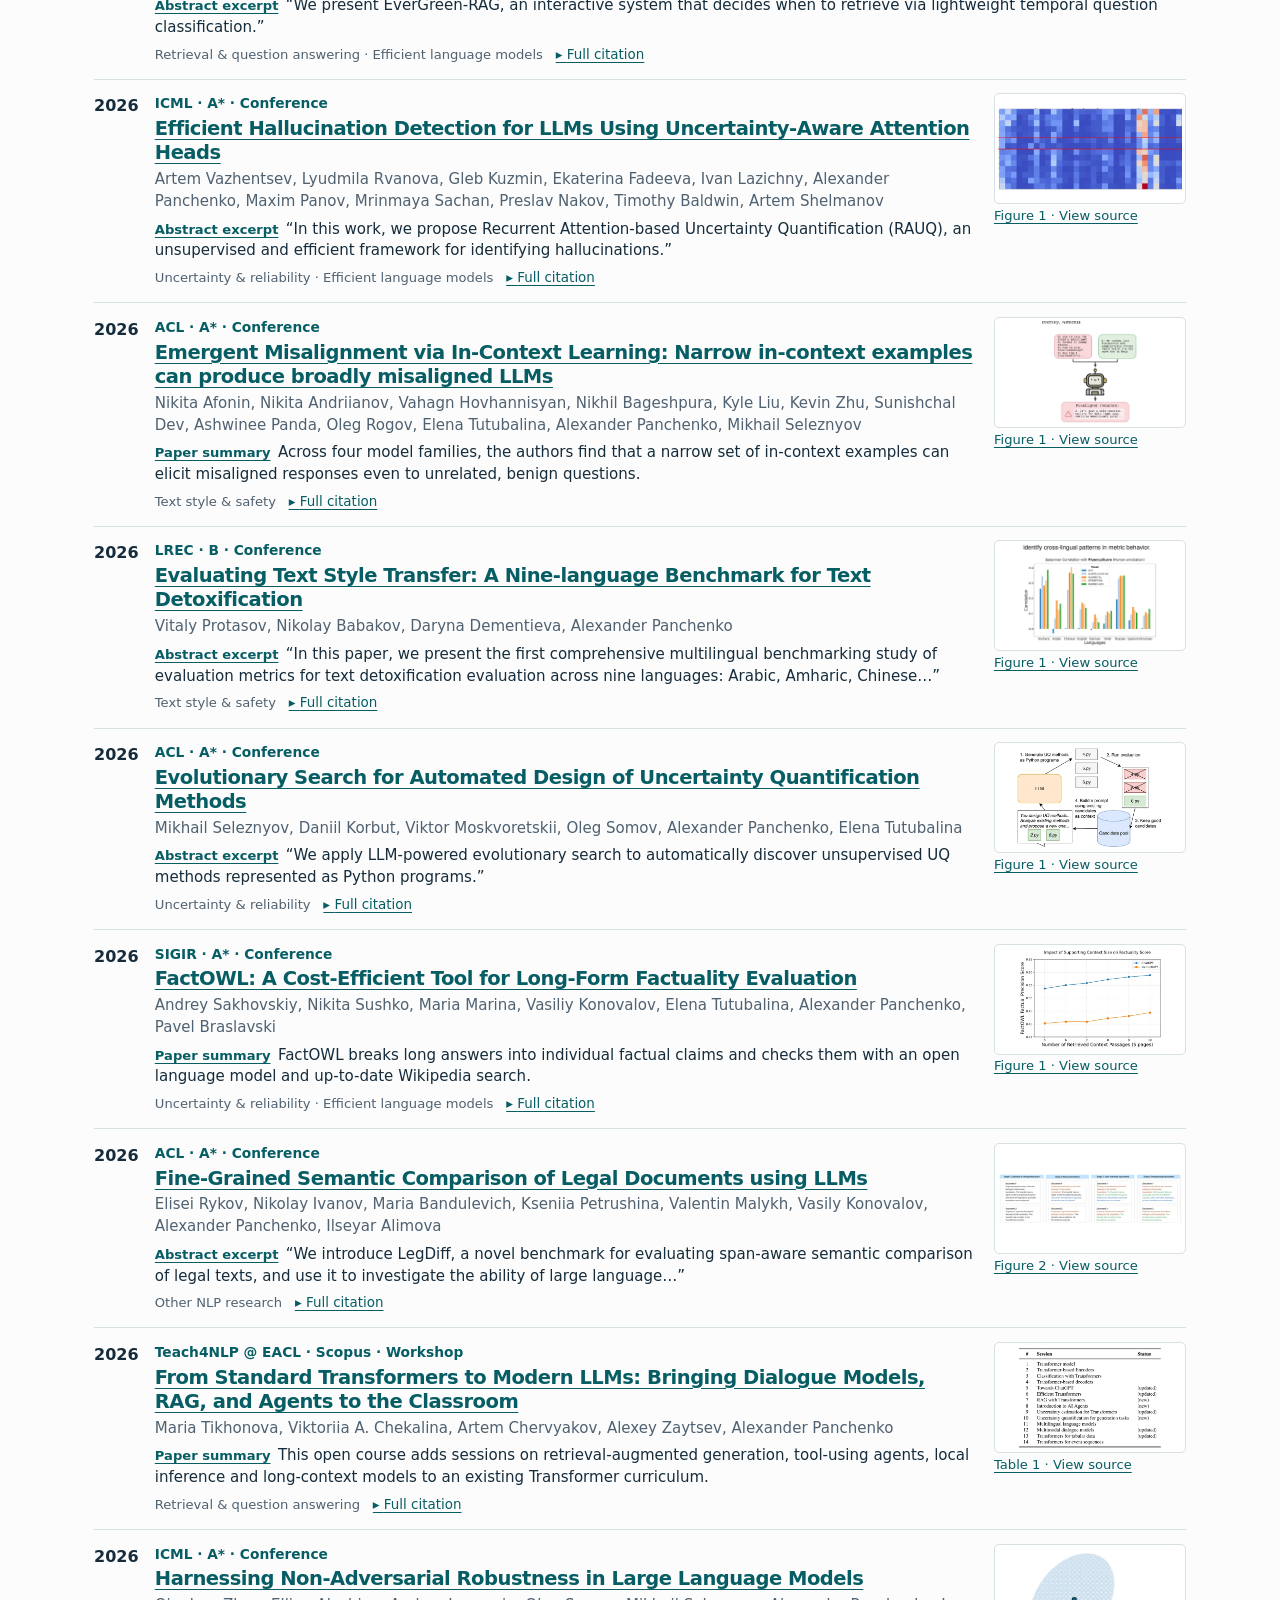
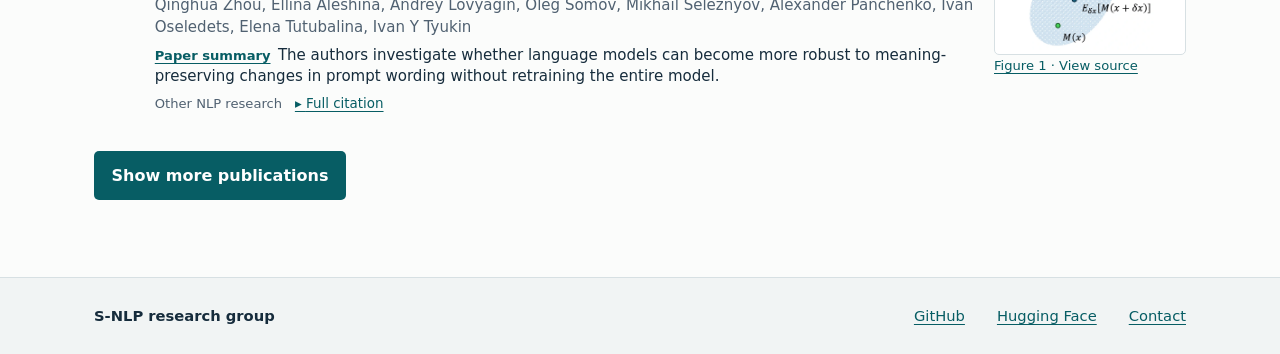
<file: publications.html>
<!doctype html>
<html lang="en"><head><meta charset="utf-8"><meta name="viewport" content="width=device-width, initial-scale=1"><title>Publications · S-NLP research group</title><link rel="stylesheet" href="assets/site.css?v=11"><script defer src="assets/publications.js"></script><script defer src="assets/paper-previews.js"></script><script defer src="assets/site.js?v=18"></script></head>
<body><a class="skip" href="#main">Skip to content</a><header><div class="wrap bar"><a class="brand" href="index.html"><i aria-hidden="true">∿</i>S-NLP</a><nav aria-label="Main navigation"><a href="index.html">Overview</a><a aria-current="page" href="publications.html">Publications</a><a href="top-papers.html">Top papers</a><a href="events.html">Events</a><a href="alumni.html">Alumni</a><a href="courses.html">Courses</a><a href="contact.html">Contact</a></nav></div></header>
<main class="wrap" id="main"><p class="kicker">Research archive</p><h1>Publications</h1><p class="intro">Browse papers by research topic, publication year, and venue rank.</p><div class="profile-links" aria-label="Alexander Panchenko’s publication profiles"><a href="https://aclanthology.org/people/alexander-panchenko">ACL Anthology</a><a href="https://scholar.google.com/citations?user=BYba9hcAAAAJ">Google Scholar</a></div><section class="stats"><h2>Overall paper counts</h2><div id="stats"></div><p>All years combined. Rank and indexing labels follow the group’s publication list. Books and edited volumes are counted separately.</p></section>
<form id="filters" role="search"><label class="search">Search publications<input type="search" id="q" placeholder="Title, author, or venue"></label>
<label>Collection<select id="collection"><option value="papers">Papers</option><option value="books">Books &amp; edited volumes</option><option value="all">All publications</option></select></label>
<label>Year<select id="year"><option value="">All years</option></select></label><label>Topic<select id="topic"><option value="">All topics</option></select></label><label>Rank or index<select id="rank"><option value="">All labels</option></select></label><label>Sort by<select id="sort"><option value="newest">Newest first</option><option value="oldest">Oldest first</option><option value="rank">Rank, then year</option><option value="topic">Topic, then year</option></select></label></form>
<div class="resultbar"><strong id="count" role="status"></strong><button id="reset">Reset filters</button></div><div id="results"></div><button class="button" id="more" hidden>Show more publications</button><noscript>Enable JavaScript to browse this catalogue.</noscript></main>
<dialog id="figure-viewer" aria-labelledby="viewer-title">
  <div class="viewer-panel">
    <div class="viewer-bar"><strong id="viewer-title"></strong><button type="button" id="viewer-zoom">Actual size</button><button type="button" id="viewer-close" autofocus>Close</button></div>
    <div class="viewer-stage" tabindex="0" aria-label="Figure"><img alt=""></div>
  </div>
</dialog>
<footer><div class="wrap bar"><strong>S-NLP research group</strong><div><a href="https://github.com/s-nlp/">GitHub</a><a href="https://huggingface.co/s-nlp">Hugging Face</a><a href="contact.html">Contact</a></div></div></footer></body></html>
</file>
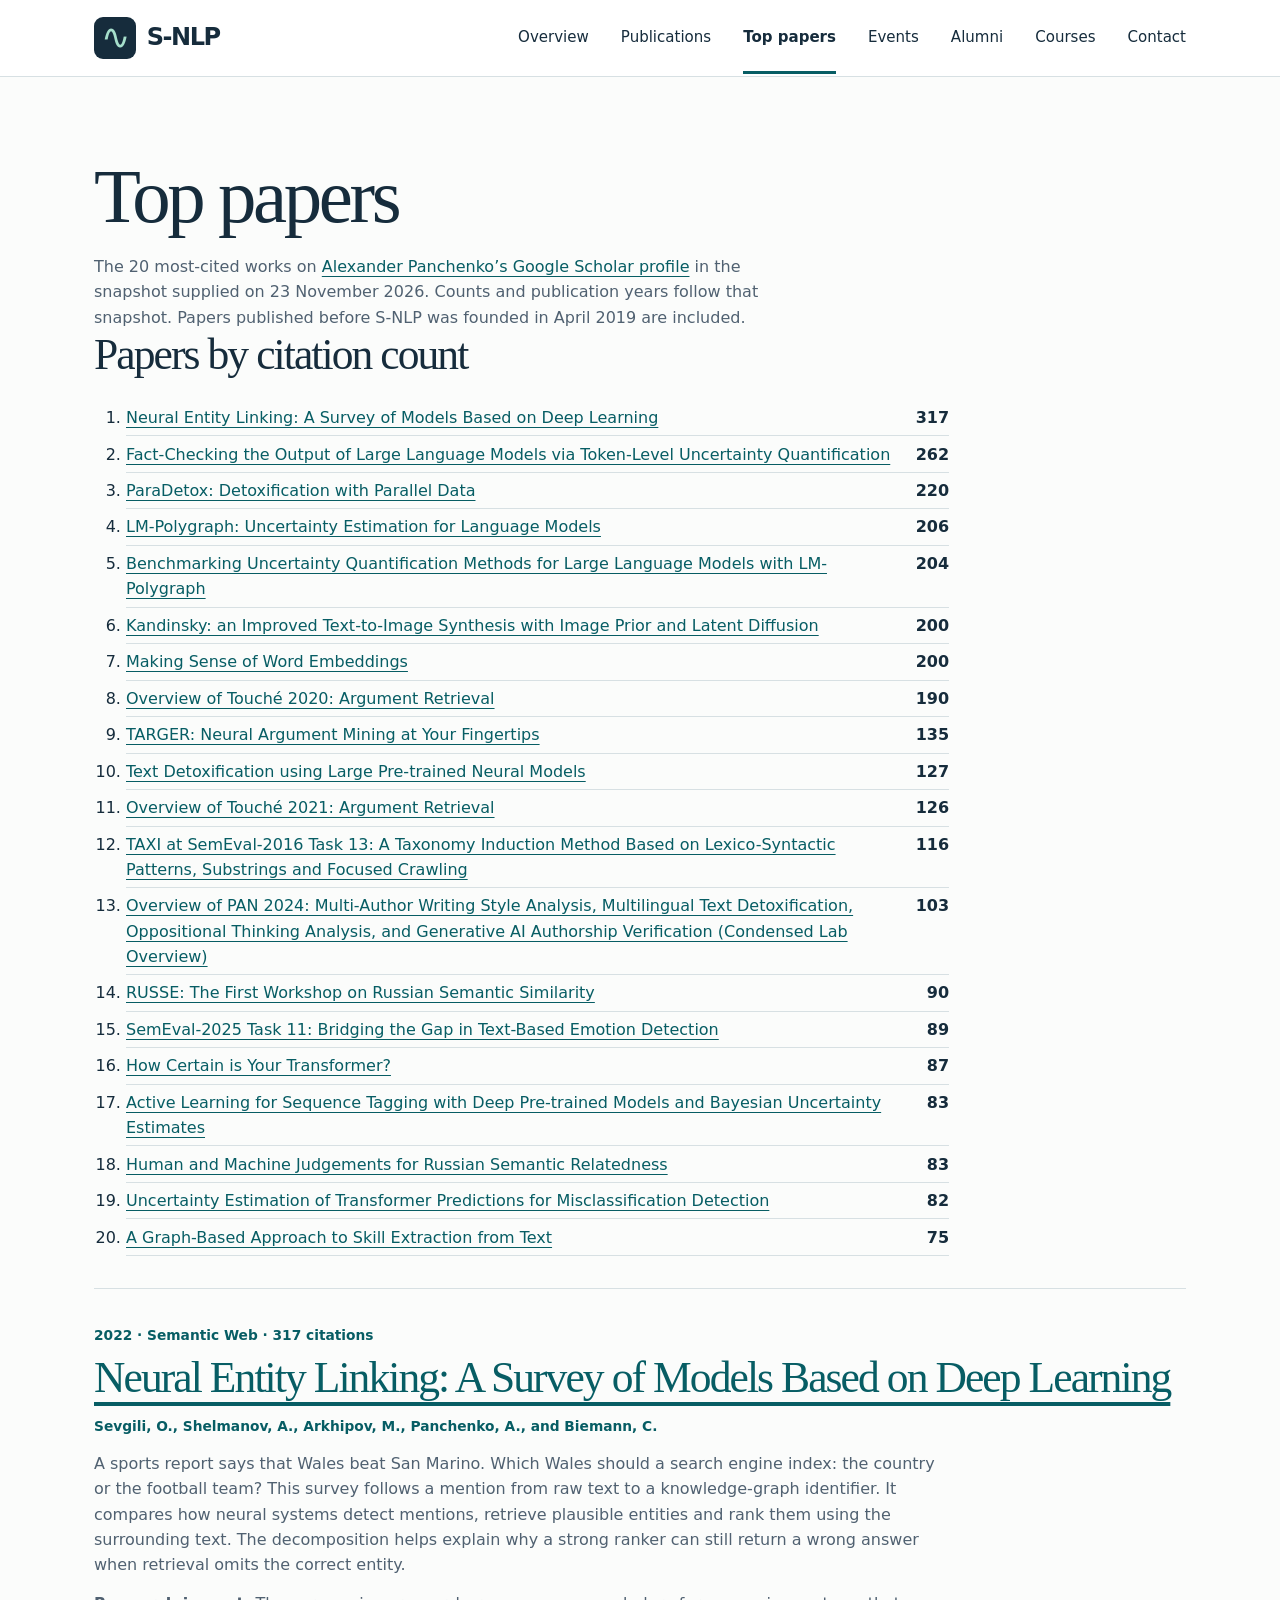
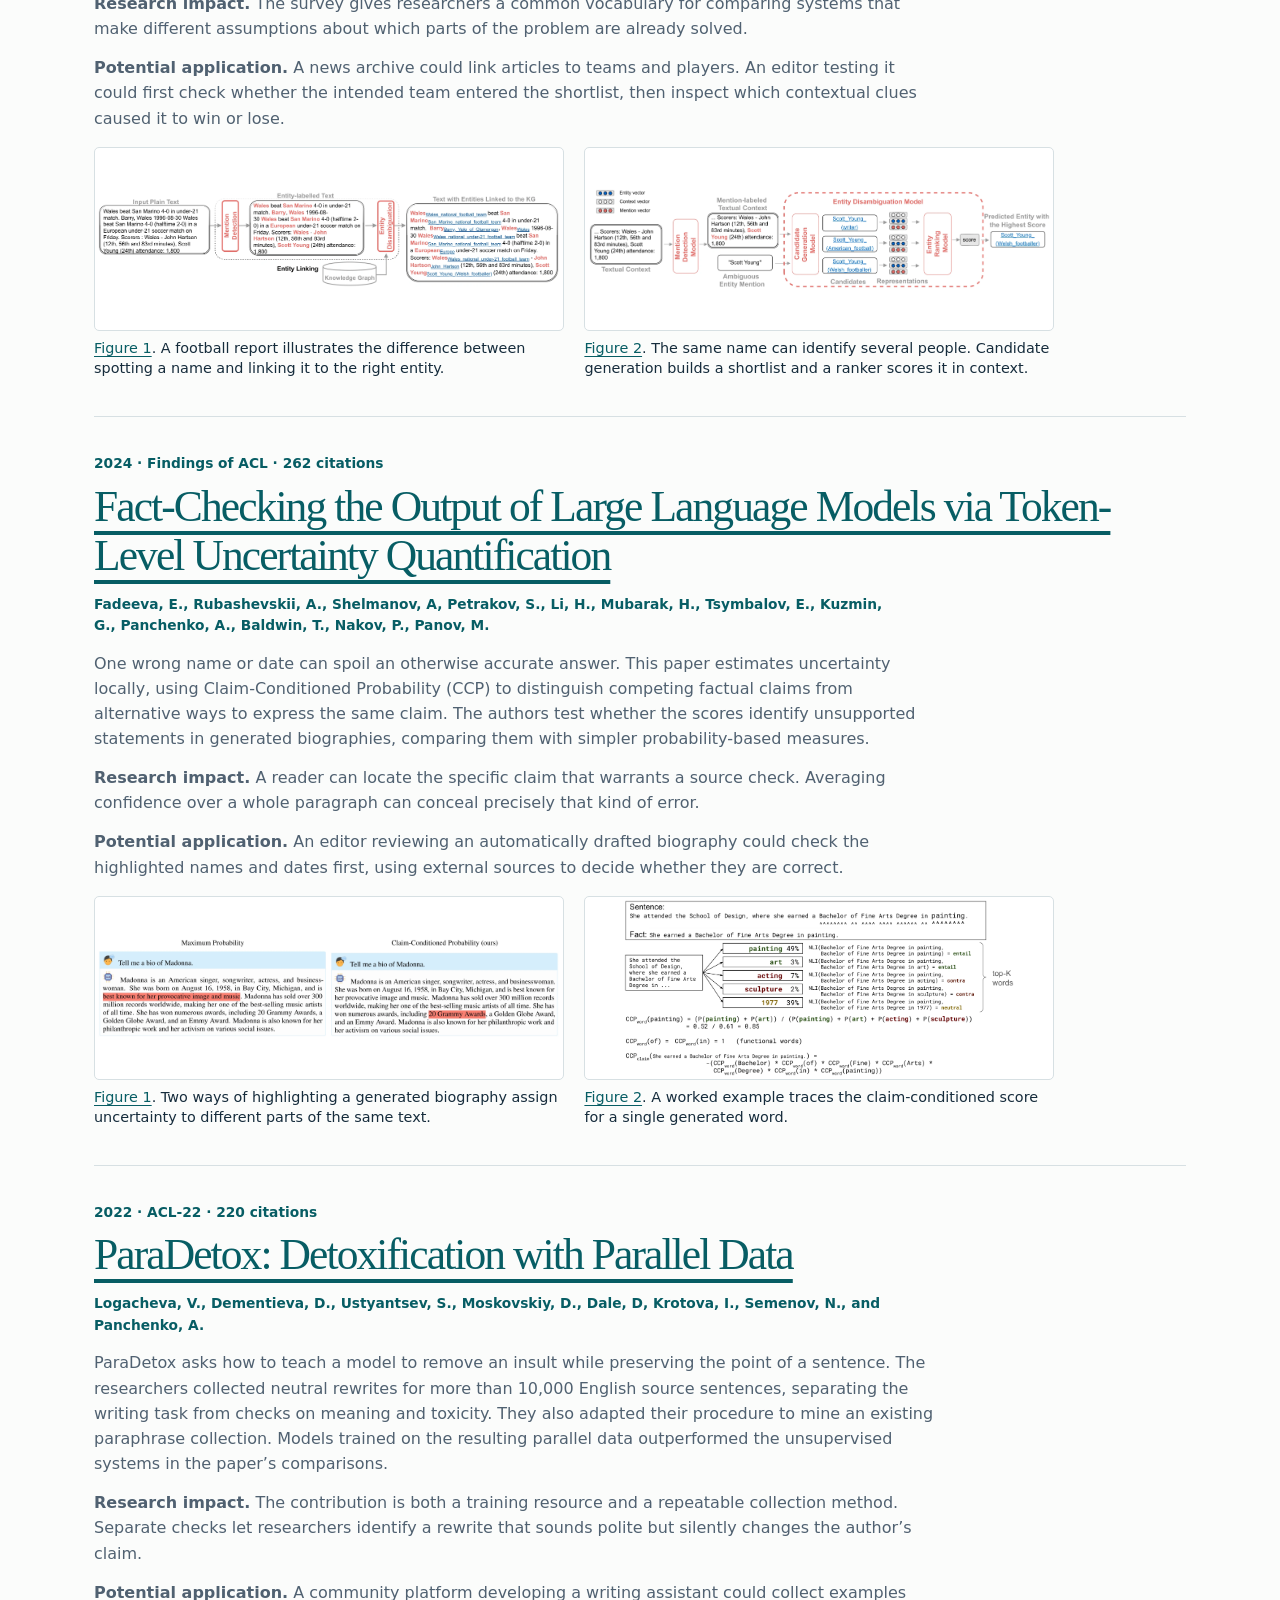
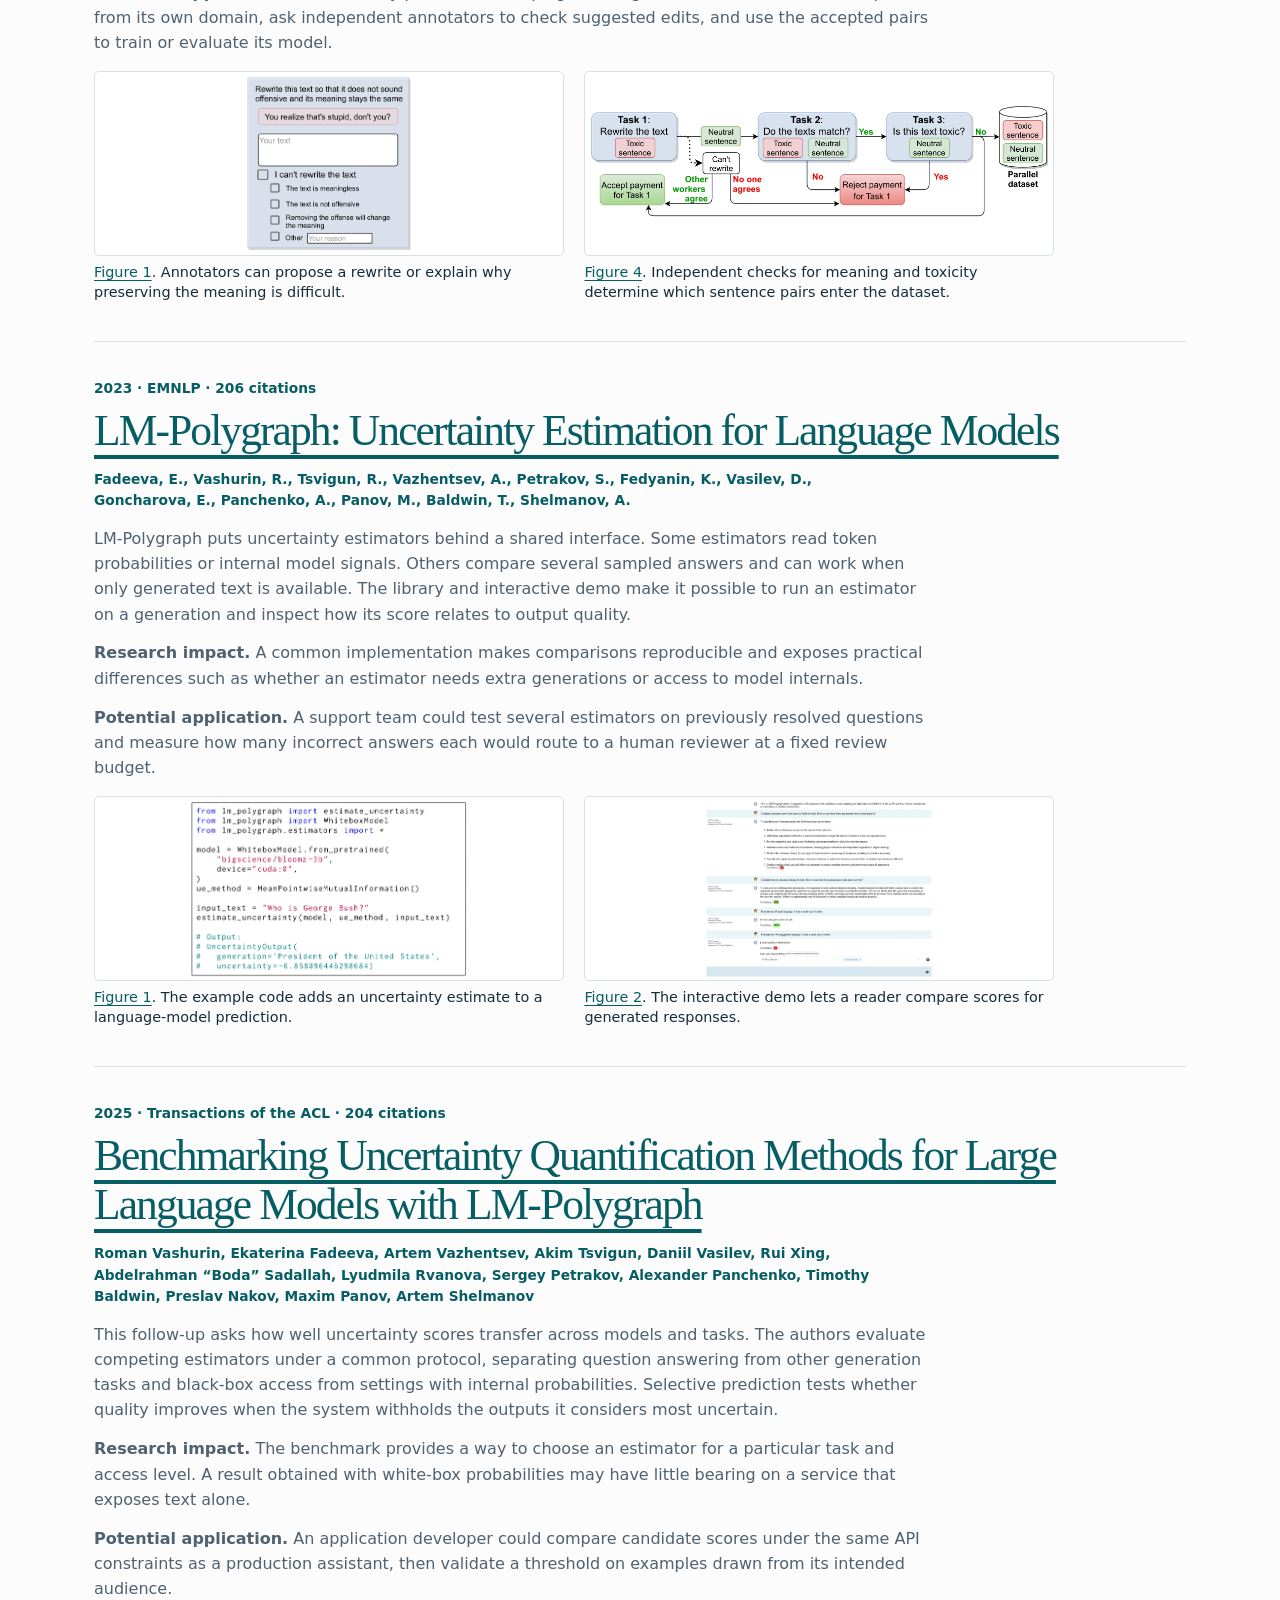
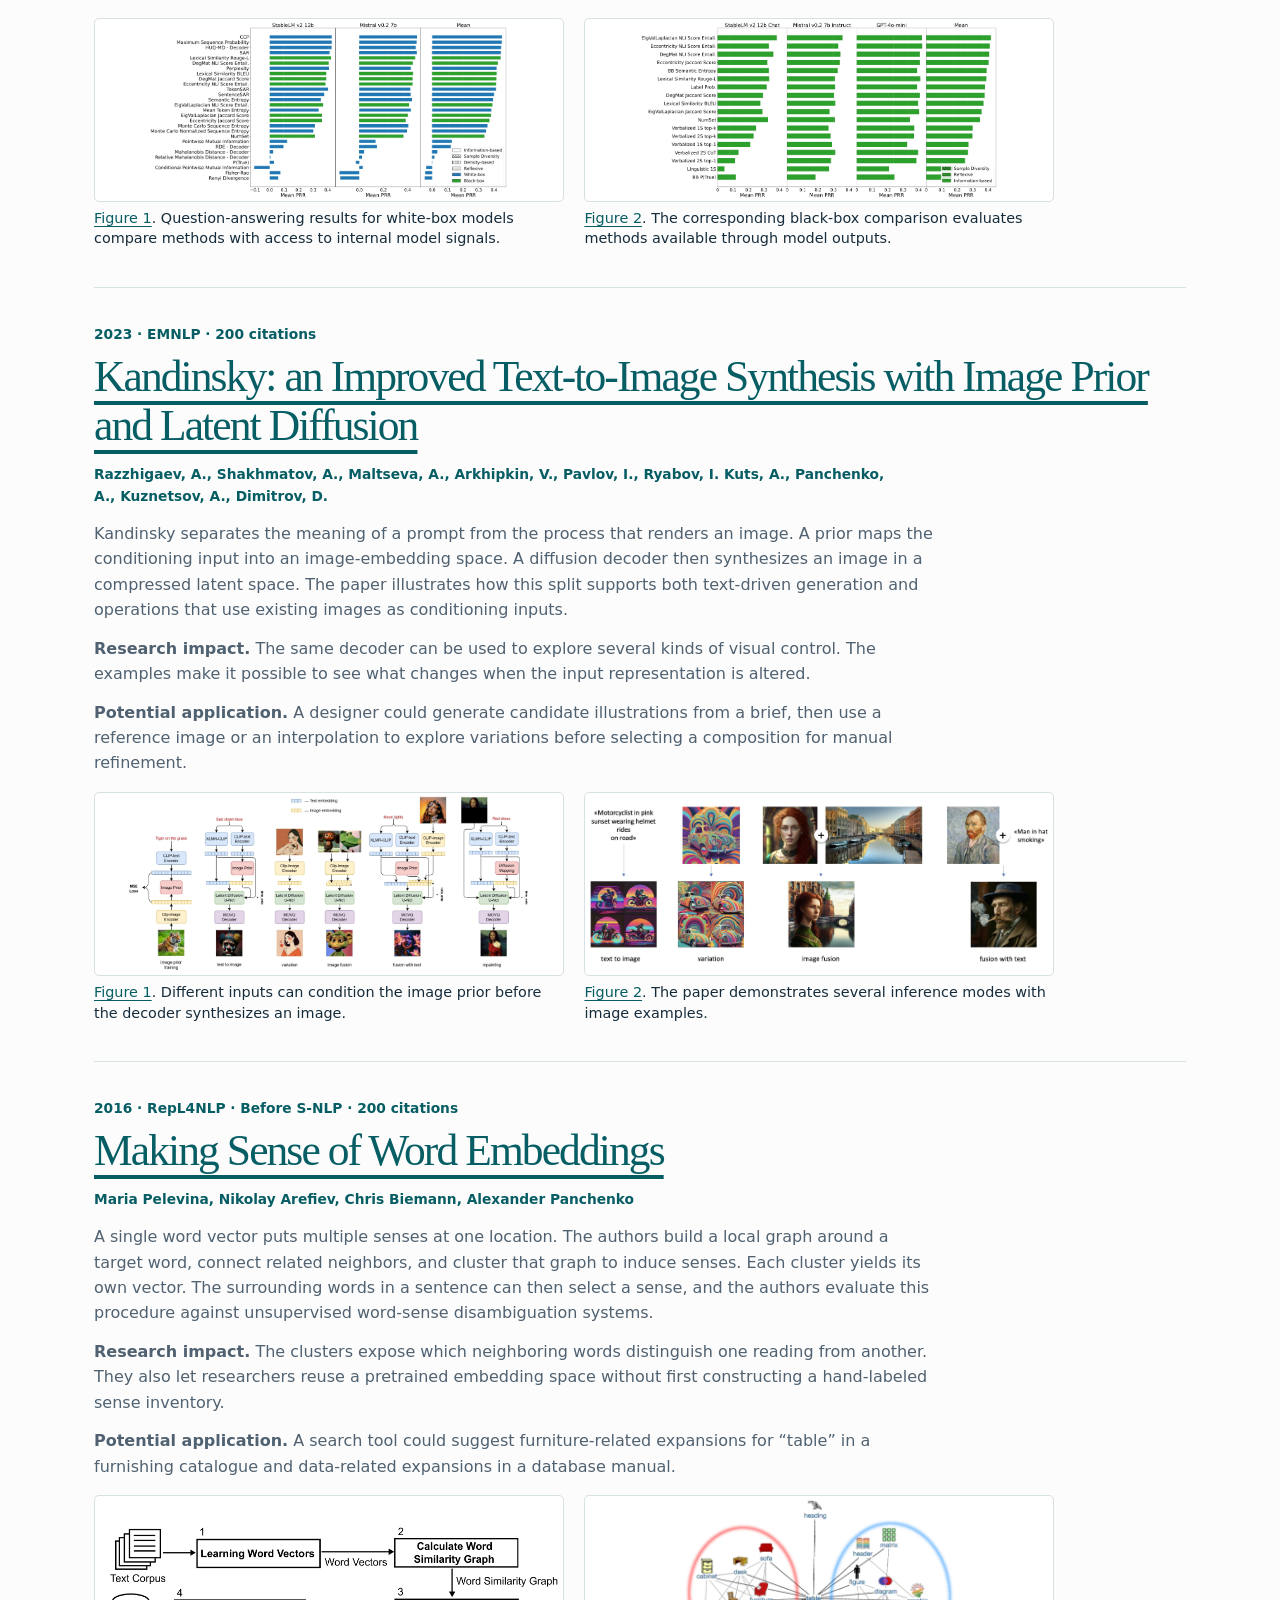
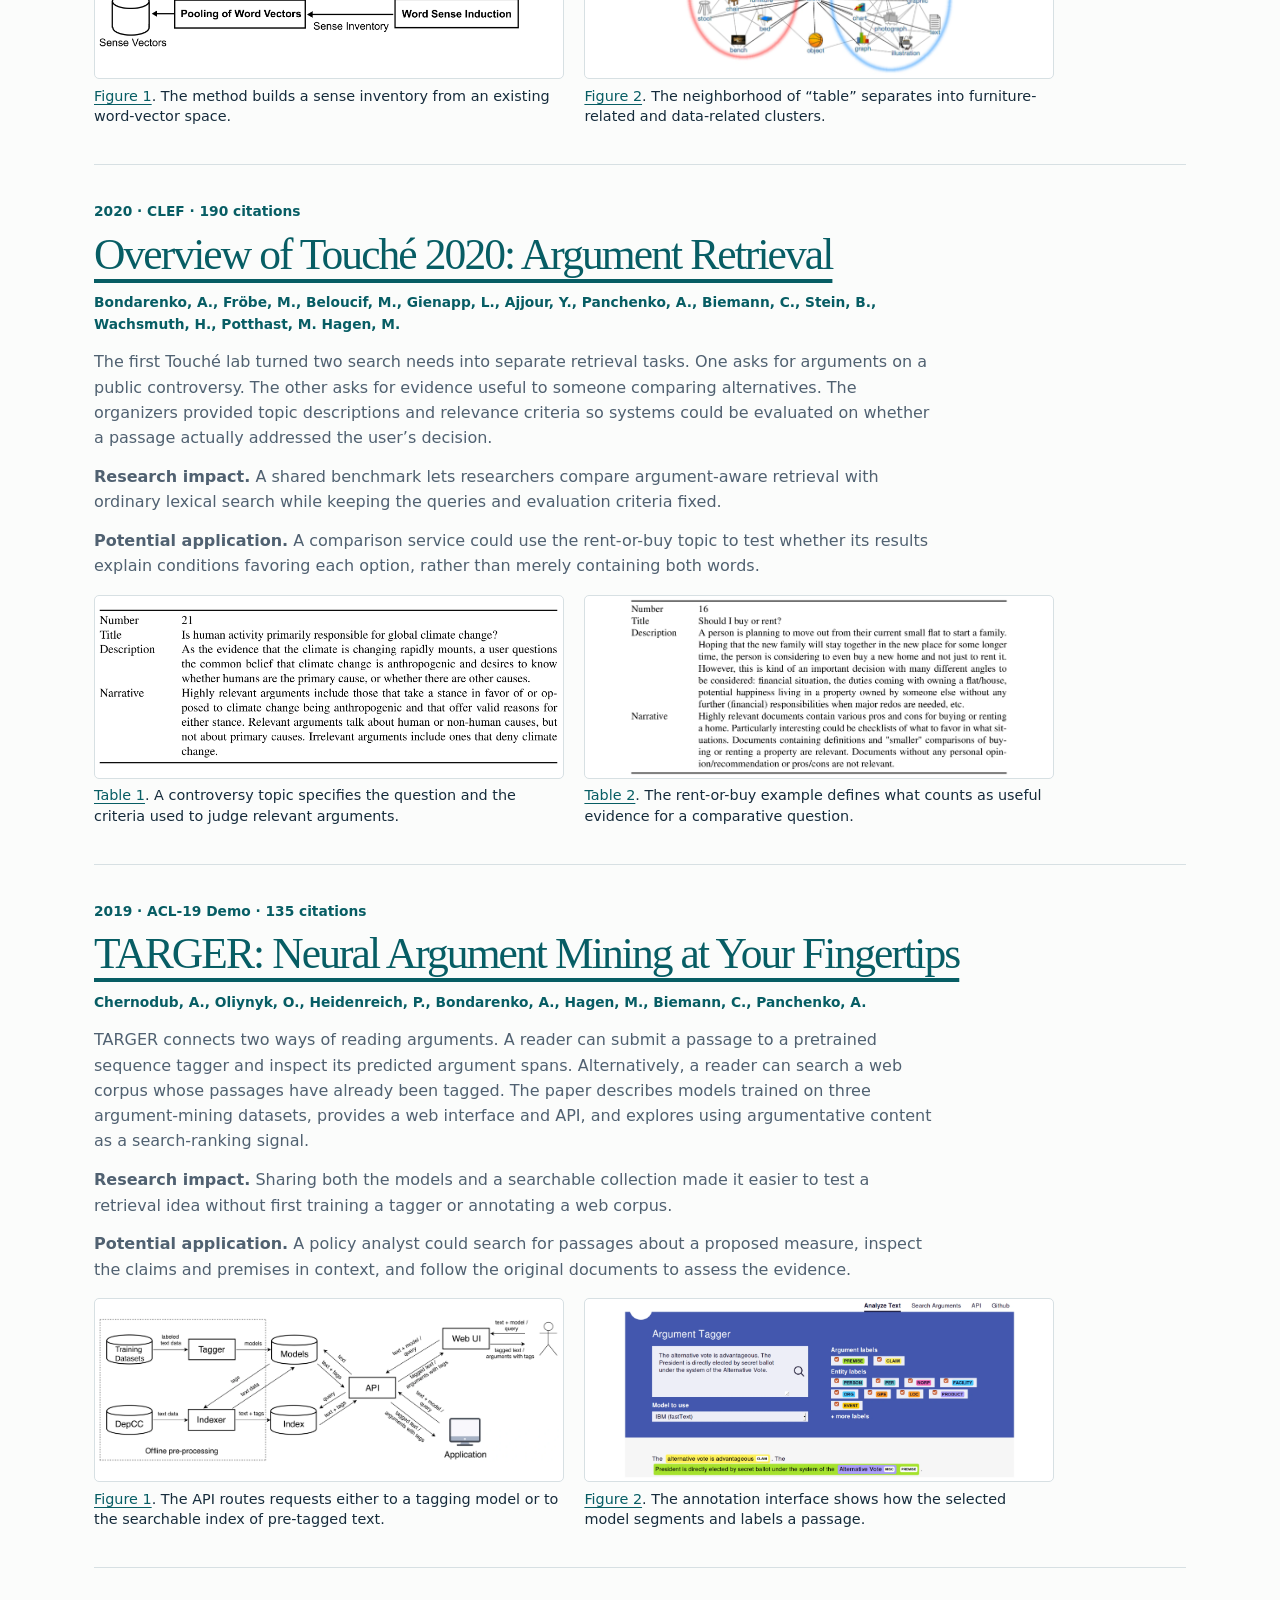
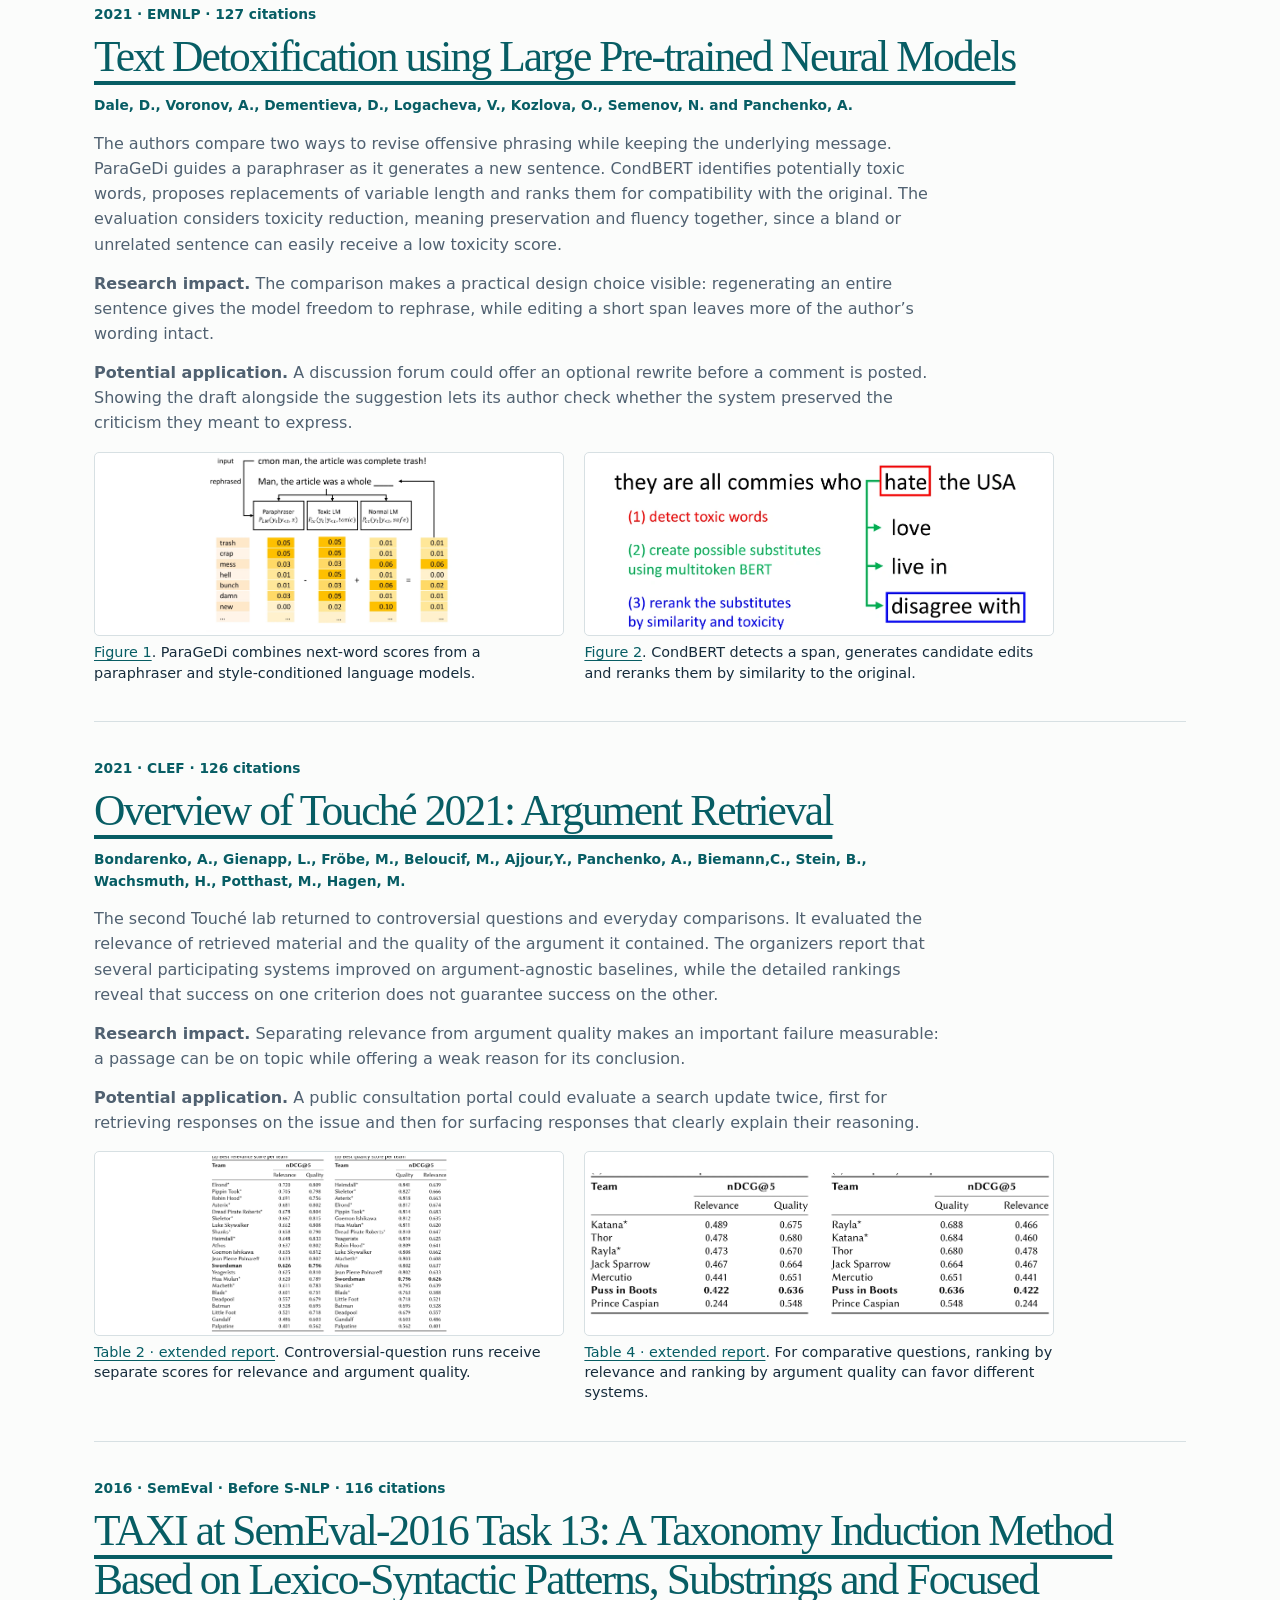
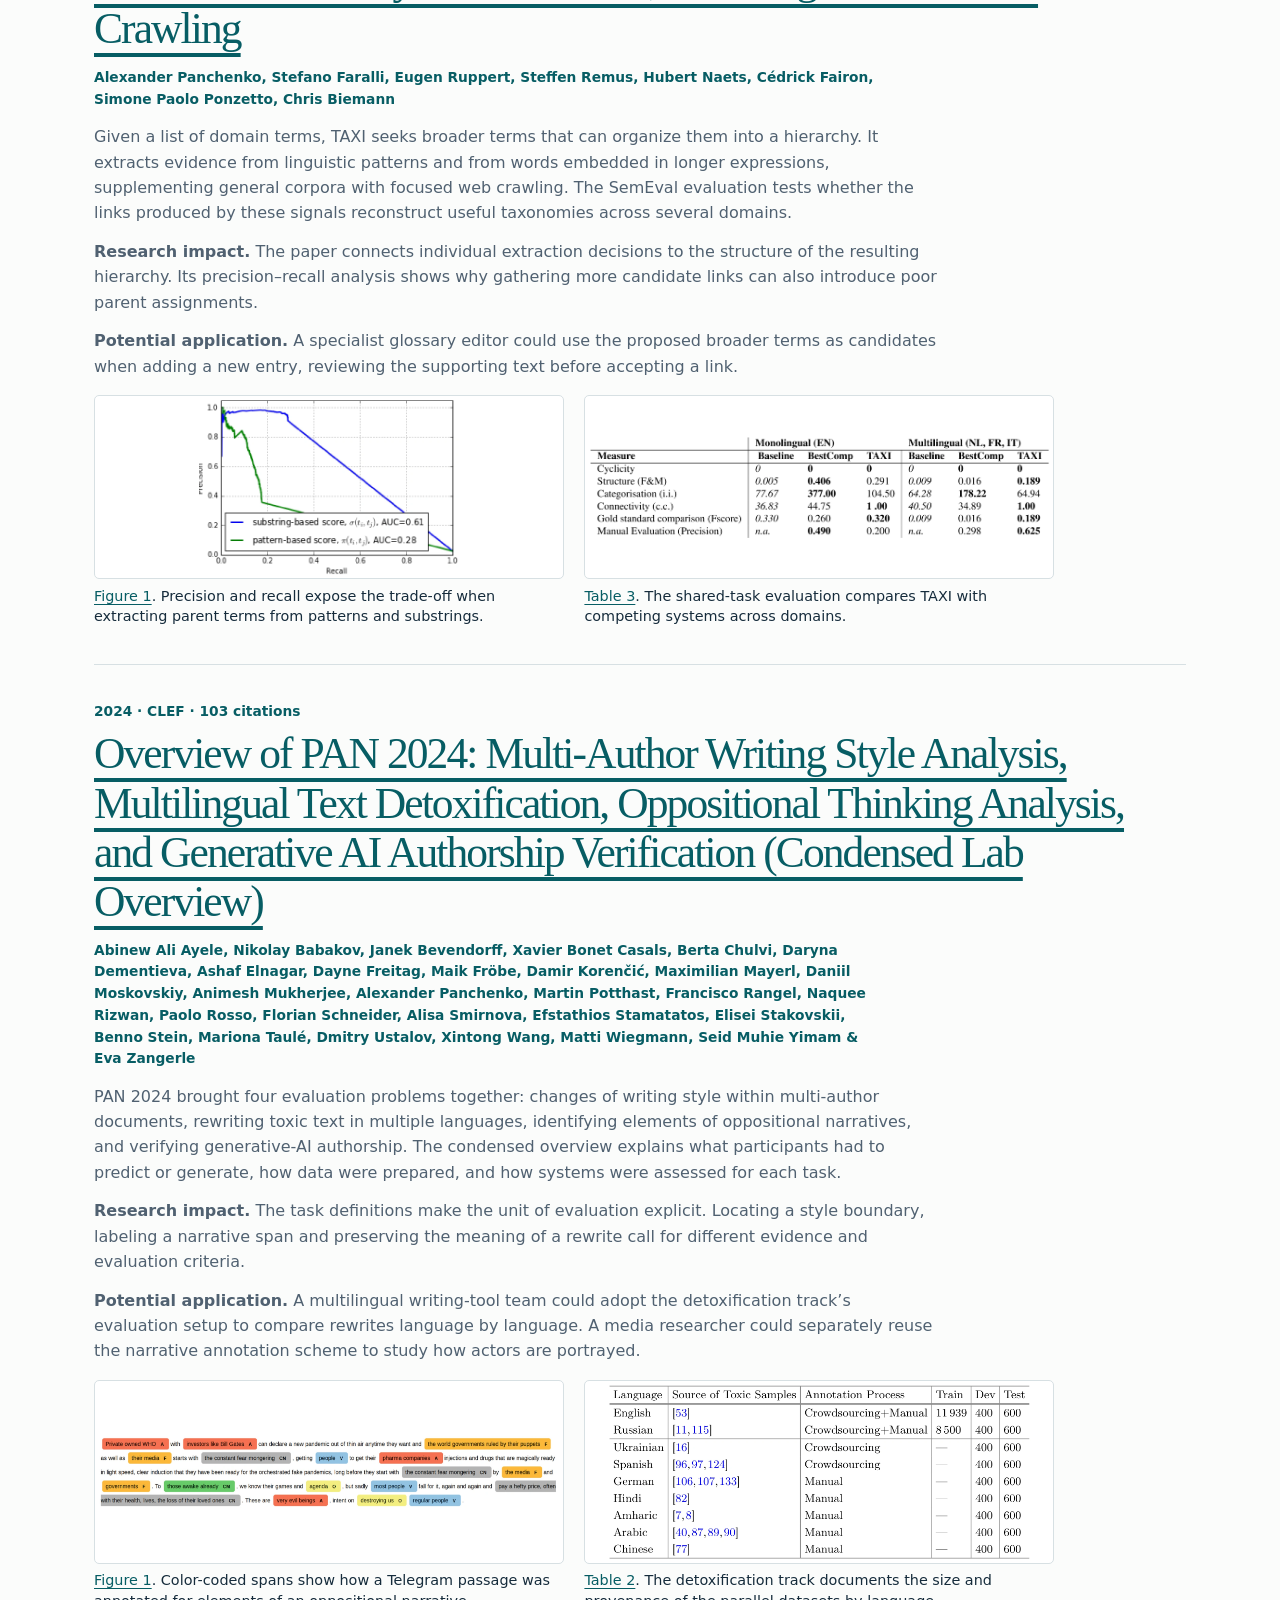
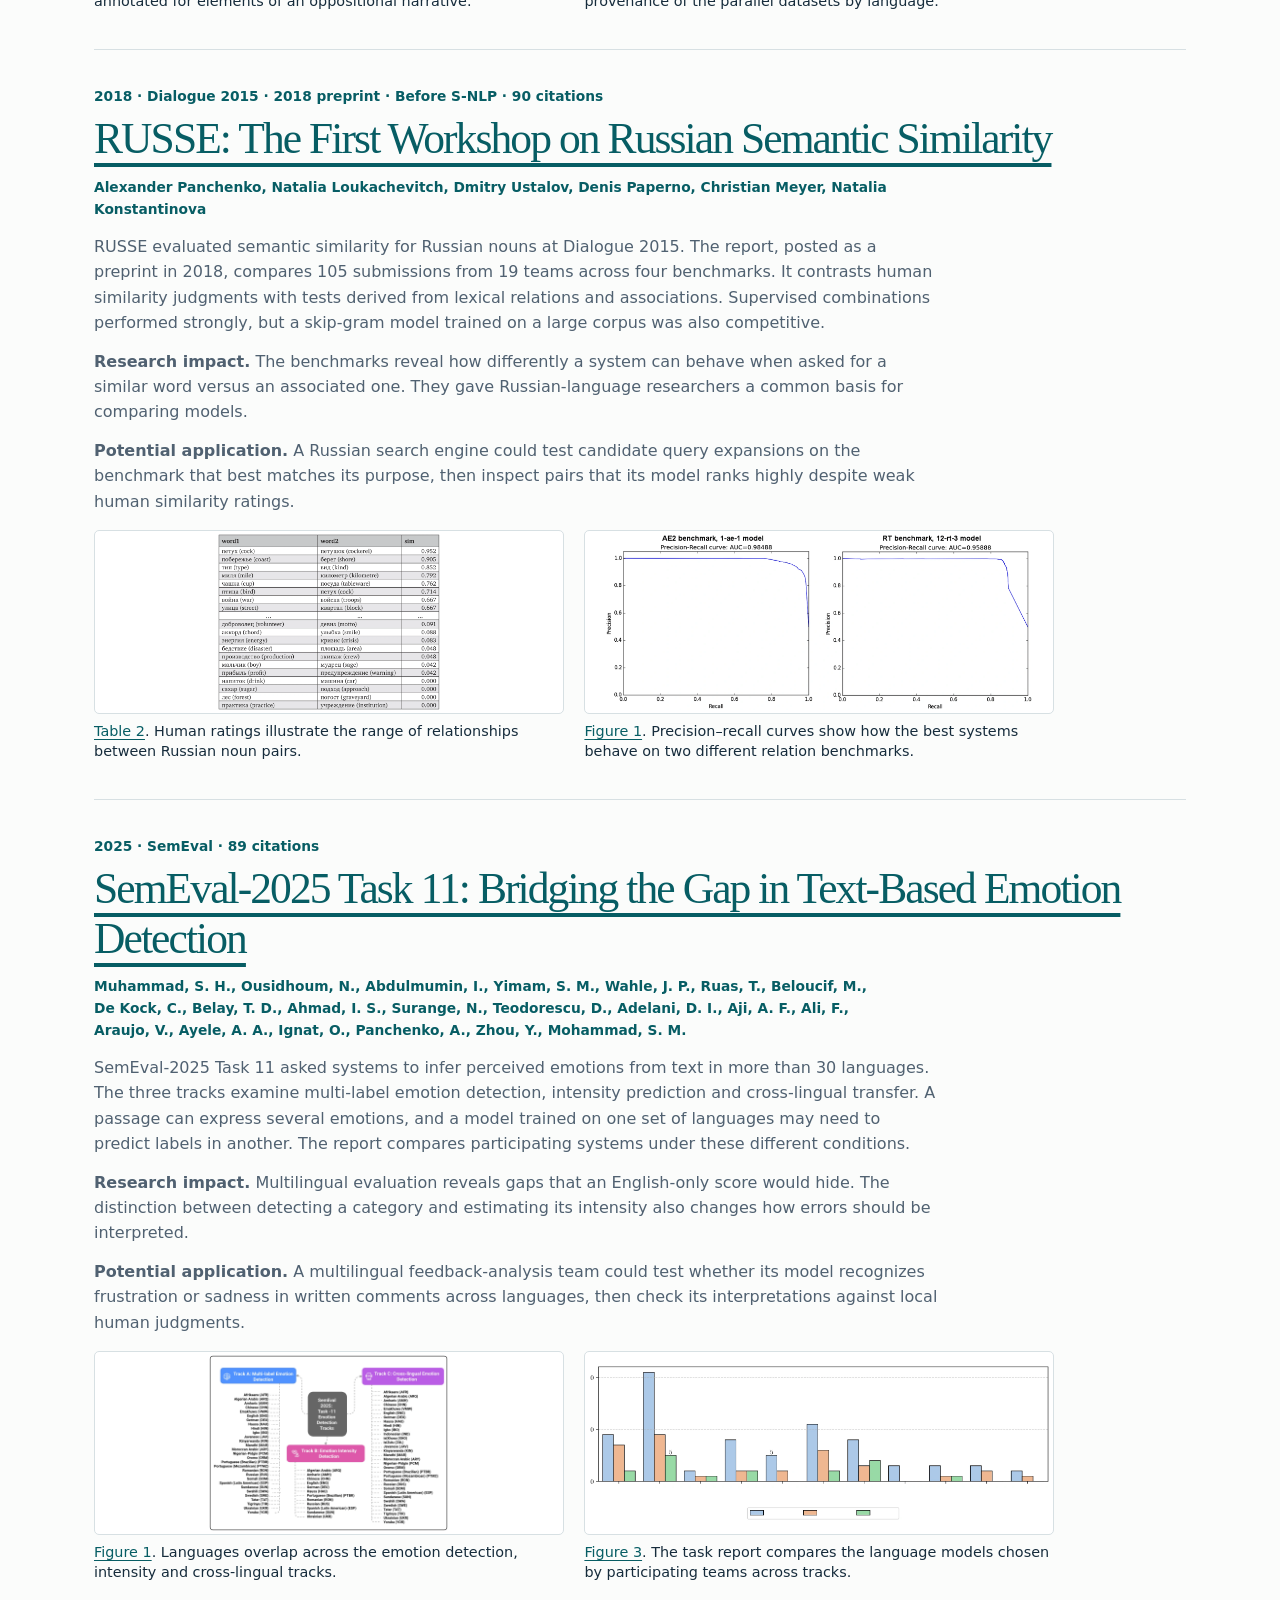
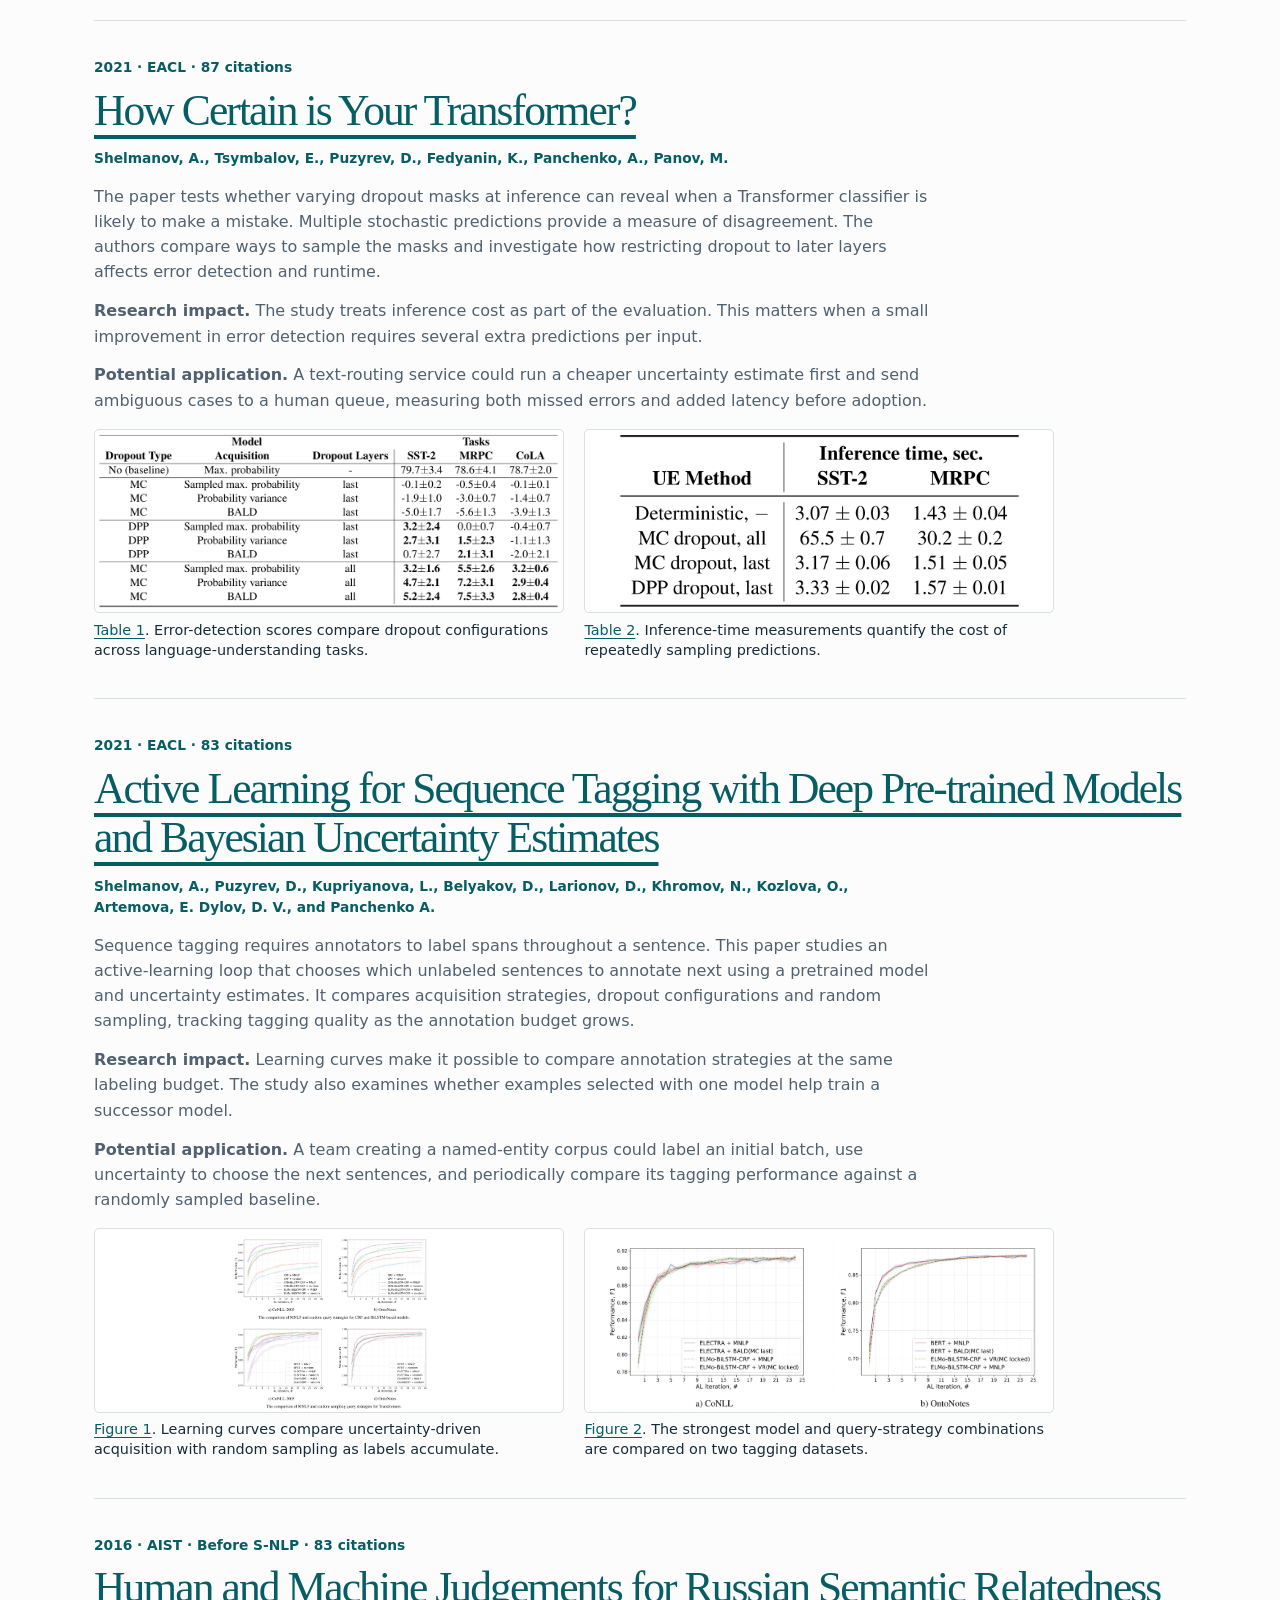
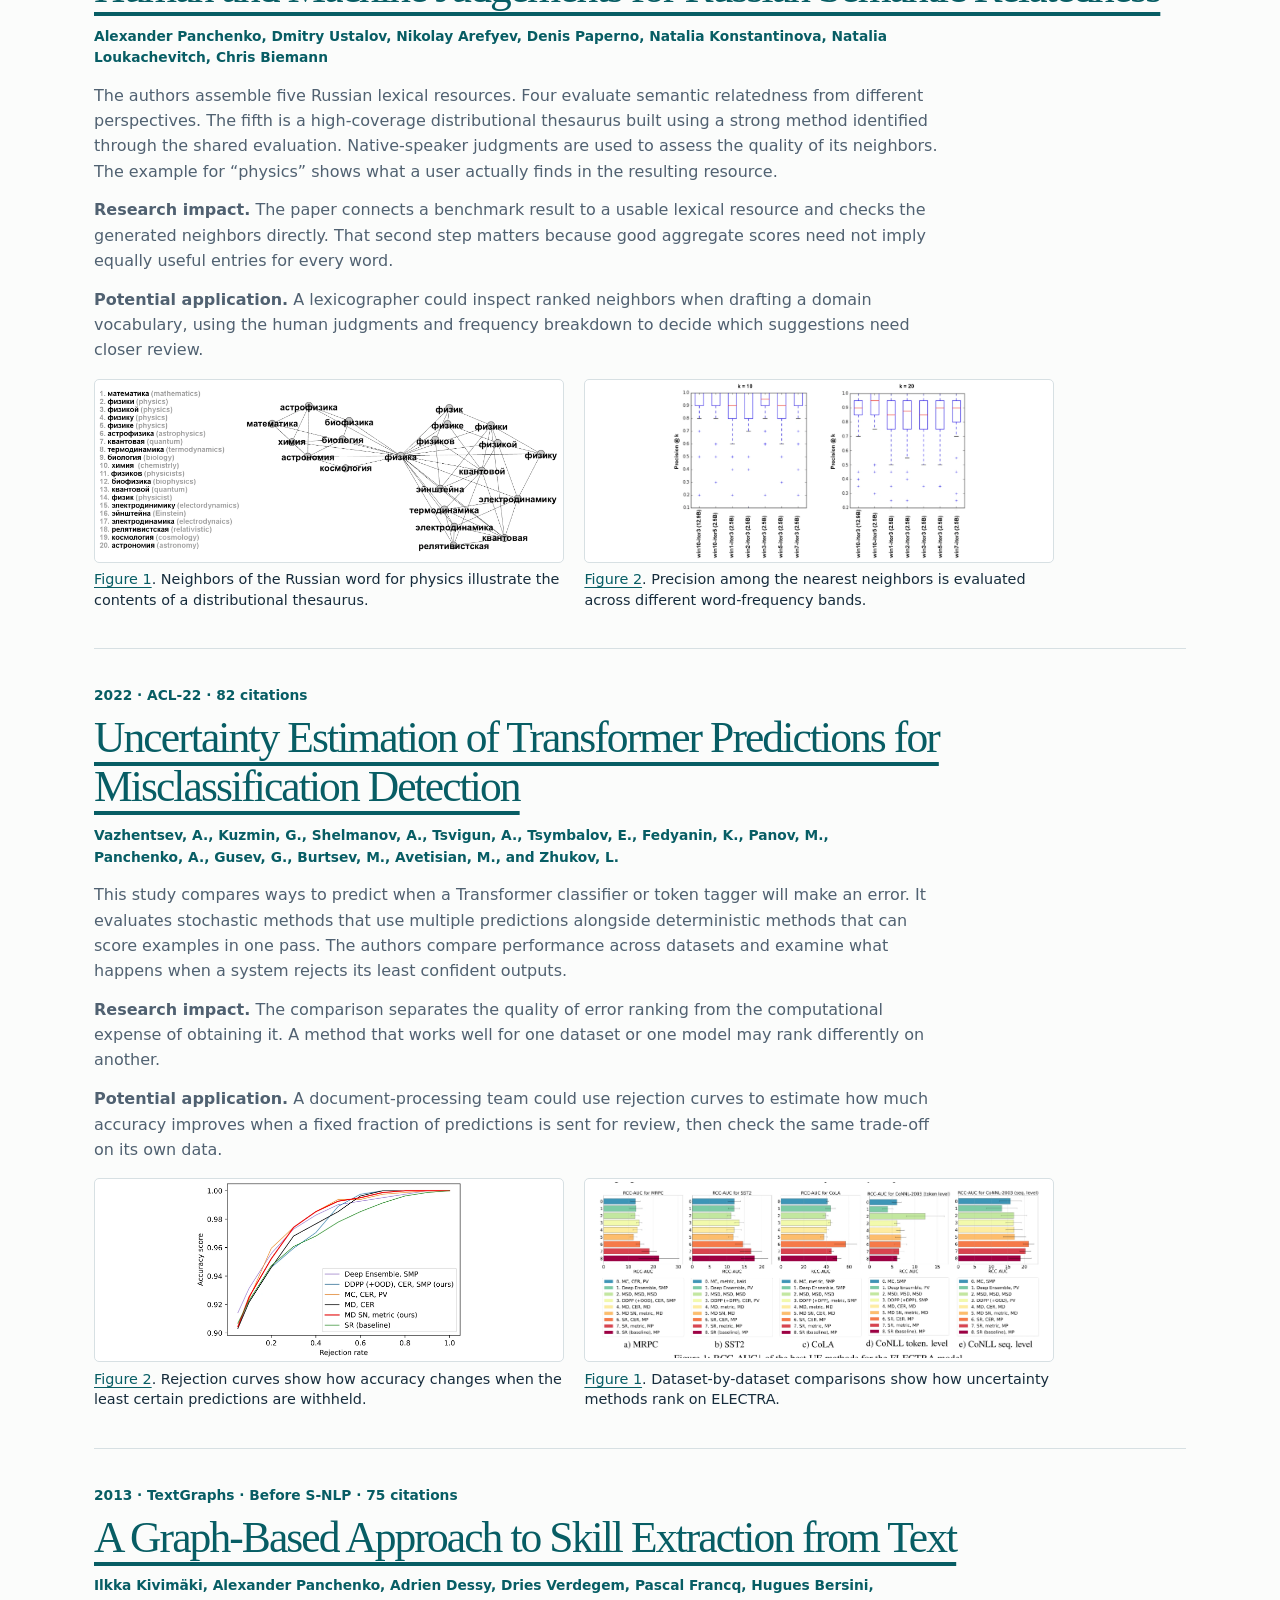
<file: top-papers.html>
<!doctype html>
<html lang="en"><head><meta charset="utf-8"><meta name="viewport" content="width=device-width, initial-scale=1"><title>Top papers · S-NLP research group</title><link rel="stylesheet" href="assets/site.css?v=15"><script defer src="assets/publications.js"></script><script defer src="assets/site.js?v=18"></script></head>
<body><a class="skip" href="#main">Skip to content</a><header><div class="wrap bar"><a class="brand" href="index.html"><i aria-hidden="true">∿</i>S-NLP</a><nav aria-label="Main navigation"><a href="index.html">Overview</a><a href="publications.html">Publications</a><a aria-current="page" href="top-papers.html">Top papers</a><a href="events.html">Events</a><a href="alumni.html">Alumni</a><a href="courses.html">Courses</a><a href="contact.html">Contact</a></nav></div></header>
<main class="wrap top-papers" id="main"><h1>Top papers</h1><p>The 20 most-cited works on <a href="https://scholar.google.com/citations?user=BYba9hcAAAAJ&amp;sortby=citedby">Alexander Panchenko’s Google Scholar profile</a> in the snapshot supplied on 23 November 2026. Counts and publication years follow that snapshot. Papers published before S-NLP was founded in April 2019 are included.</p><h2>Papers by citation count</h2><ol class="citation-list"><li><a href="#paper-147">Neural Entity Linking: A Survey of Models Based on Deep Learning</a> <span>317</span></li><li><a href="#paper-102">Fact-Checking the Output of Large Language Models via Token-Level Uncertainty Quantification</a> <span>262</span></li><li><a href="#paper-164">ParaDetox: Detoxification with Parallel Data</a> <span>220</span></li><li><a href="#paper-122">LM-Polygraph: Uncertainty Estimation for Language Models</a> <span>206</span></li><li><a href="#paper-67">Benchmarking Uncertainty Quantification Methods for Large Language Models with LM-Polygraph</a> <span>204</span></li><li><a href="#paper-123">Kandinsky: an Improved Text-to-Image Synthesis with Image Prior and Latent Diffusion</a> <span>200</span></li><li><a href="#paper-301">Making Sense of Word Embeddings</a> <span>200</span></li><li><a href="#paper-197">Overview of Touché 2020: Argument Retrieval</a> <span>190</span></li><li><a href="#paper-205">TARGER: Neural Argument Mining at Your Fingertips</a> <span>135</span></li><li><a href="#paper-169">Text Detoxification using Large Pre-trained Neural Models</a> <span>127</span></li><li><a href="#paper-174">Overview of Touché 2021: Argument Retrieval</a> <span>126</span></li><li><a href="#paper-302">TAXI at SemEval-2016 Task 13: A Taxonomy Induction Method Based on Lexico-Syntactic Patterns, Substrings and Focused Crawling</a> <span>116</span></li><li><a href="#paper-110">Overview of PAN 2024: Multi-Author Writing Style Analysis, Multilingual Text Detoxification, Oppositional Thinking Analysis, and Generative AI Authorship Verification (Condensed Lab Overview)</a> <span>103</span></li><li><a href="#paper-303">RUSSE: The First Workshop on Russian Semantic Similarity</a> <span>90</span></li><li><a href="#paper-81">SemEval-2025 Task 11: Bridging the Gap in Text-Based Emotion Detection</a> <span>89</span></li><li><a href="#paper-176">How Certain is Your Transformer?</a> <span>87</span></li><li><a href="#paper-175">Active Learning for Sequence Tagging with Deep Pre-trained Models and Bayesian Uncertainty Estimates</a> <span>83</span></li><li><a href="#paper-304">Human and Machine Judgements for Russian Semantic Relatedness</a> <span>83</span></li><li><a href="#paper-165">Uncertainty Estimation of Transformer Predictions for Misclassification Detection</a> <span>82</span></li><li><a href="#paper-305">A Graph-Based Approach to Skill Extraction from Text</a> <span>75</span></li></ol><article id="paper-147"><p class="meta">2022 · Semantic Web · 317 citations</p><h2><a href="https://journals.sagepub.com/doi/full/10.3233/SW-222986">Neural Entity Linking: A Survey of Models Based on Deep Learning</a></h2><p class="meta">Sevgili, O., Shelmanov, A., Arkhipov, M., Panchenko, A., and Biemann, C.</p><p>A sports report says that Wales beat San Marino. Which Wales should a search engine index: the country or the football team? This survey follows a mention from raw text to a knowledge-graph identifier. It compares how neural systems detect mentions, retrieve plausible entities and rank them using the surrounding text. The decomposition helps explain why a strong ranker can still return a wrong answer when retrieval omits the correct entity.</p><p><strong>Research impact.</strong> The survey gives researchers a common vocabulary for comparing systems that make different assumptions about which parts of the problem are already solved.</p><p><strong>Potential application.</strong> A news archive could link articles to teams and players. An editor testing it could first check whether the intended team entered the shortlist, then inspect which contextual clues caused it to win or lose.</p><div class="figure-pair"><figure><button type="button" class="figure-button" aria-haspopup="dialog" aria-label="Enlarge figure 1 from Neural Entity Linking: A Survey of Models Based on Deep Learning"><img src="assets/figures/top-147-1.webp" width="2300" height="474" alt="A football report illustrates the difference between spotting a name and linking it to the right entity." loading="lazy"></button><figcaption><a href="https://arxiv.org/pdf/2006.00575#page=4">Figure 1</a>. A football report illustrates the difference between spotting a name and linking it to the right entity.</figcaption></figure><figure><button type="button" class="figure-button" aria-haspopup="dialog" aria-label="Enlarge figure 2 from Neural Entity Linking: A Survey of Models Based on Deep Learning"><img src="assets/figures/top-147-2.webp" width="2267" height="492" alt="The same name can identify several people. Candidate generation builds a shortlist and a ranker scores it in context." loading="lazy"></button><figcaption><a href="https://arxiv.org/pdf/2006.00575#page=5">Figure 2</a>. The same name can identify several people. Candidate generation builds a shortlist and a ranker scores it in context.</figcaption></figure></div></article><article id="paper-102"><p class="meta">2024 · Findings of ACL · 262 citations</p><h2><a href="https://aclanthology.org/2024.findings-acl.558/">Fact-Checking the Output of Large Language Models via Token-Level Uncertainty Quantification</a></h2><p class="meta">Fadeeva, E., Rubashevskii, A., Shelmanov, A, Petrakov, S., Li, H., Mubarak, H., Tsymbalov, E., Kuzmin, G., Panchenko, A., Baldwin, T., Nakov, P., Panov, M.</p><p>One wrong name or date can spoil an otherwise accurate answer. This paper estimates uncertainty locally, using Claim-Conditioned Probability (CCP) to distinguish competing factual claims from alternative ways to express the same claim. The authors test whether the scores identify unsupported statements in generated biographies, comparing them with simpler probability-based measures.</p><p><strong>Research impact.</strong> A reader can locate the specific claim that warrants a source check. Averaging confidence over a whole paragraph can conceal precisely that kind of error.</p><p><strong>Potential application.</strong> An editor reviewing an automatically drafted biography could check the highlighted names and dates first, using external sources to decide whether they are correct.</p><div class="figure-pair"><figure><button type="button" class="figure-button" aria-haspopup="dialog" aria-label="Enlarge Figure 1 from Fact-Checking the Output of Large Language Models via Token-Level Uncertainty Quantification"><img src="assets/figures/top-102-1.webp" width="2272" height="483" loading="lazy" alt="Two ways of highlighting a generated biography assign uncertainty to different parts of the same text."></button><figcaption><a href="https://aclanthology.org/2024.findings-acl.558.pdf#page=3">Figure 1</a>. Two ways of highlighting a generated biography assign uncertainty to different parts of the same text.</figcaption></figure><figure><button type="button" class="figure-button" aria-haspopup="dialog" aria-label="Enlarge Figure 2 from Fact-Checking the Output of Large Language Models via Token-Level Uncertainty Quantification"><img src="assets/figures/top-102-2.webp" width="2136" height="963" loading="lazy" alt="A worked example traces the claim-conditioned score for a single generated word."></button><figcaption><a href="https://aclanthology.org/2024.findings-acl.558.pdf#page=4">Figure 2</a>. A worked example traces the claim-conditioned score for a single generated word.</figcaption></figure></div></article><article id="paper-164"><p class="meta">2022 · ACL-22 · 220 citations</p><h2><a href="https://aclanthology.org/2022.acl-long.469/">ParaDetox: Detoxification with Parallel Data</a></h2><p class="meta">Logacheva, V., Dementieva, D., Ustyantsev, S., Moskovskiy, D., Dale, D, Krotova, I., Semenov, N., and Panchenko, A.</p><p>ParaDetox asks how to teach a model to remove an insult while preserving the point of a sentence. The researchers collected neutral rewrites for more than 10,000 English source sentences, separating the writing task from checks on meaning and toxicity. They also adapted their procedure to mine an existing paraphrase collection. Models trained on the resulting parallel data outperformed the unsupervised systems in the paper’s comparisons.</p><p><strong>Research impact.</strong> The contribution is both a training resource and a repeatable collection method. Separate checks let researchers identify a rewrite that sounds polite but silently changes the author’s claim.</p><p><strong>Potential application.</strong> A community platform developing a writing assistant could collect examples from its own domain, ask independent annotators to check suggested edits, and use the accepted pairs to train or evaluate its model.</p><div class="figure-pair"><figure><button type="button" class="figure-button" aria-haspopup="dialog" aria-label="Enlarge figure 1 from ParaDetox: Detoxification with Parallel Data"><img src="assets/figures/top-164-1.webp" width="886" height="940" alt="Annotators can propose a rewrite or explain why preserving the meaning is difficult." loading="lazy"></button><figcaption><a href="https://aclanthology.org/2022.acl-long.469.pdf#page=3">Figure 1</a>. Annotators can propose a rewrite or explain why preserving the meaning is difficult.</figcaption></figure><figure><button type="button" class="figure-button" aria-haspopup="dialog" aria-label="Enlarge figure 4 from ParaDetox: Detoxification with Parallel Data"><img src="assets/figures/top-164-4.webp" width="1826" height="474" alt="Independent checks for meaning and toxicity determine which sentence pairs enter the dataset." loading="lazy"></button><figcaption><a href="https://aclanthology.org/2022.acl-long.469.pdf#page=5">Figure 4</a>. Independent checks for meaning and toxicity determine which sentence pairs enter the dataset.</figcaption></figure></div></article><article id="paper-122"><p class="meta">2023 · EMNLP · 206 citations</p><h2><a href="https://aclanthology.org/2023.emnlp-demo.41/">LM-Polygraph: Uncertainty Estimation for Language Models</a></h2><p class="meta">Fadeeva, E., Vashurin, R., Tsvigun, R., Vazhentsev, A., Petrakov, S., Fedyanin, K., Vasilev, D., Goncharova, E., Panchenko, A., Panov, M., Baldwin, T., Shelmanov, A.</p><p>LM-Polygraph puts uncertainty estimators behind a shared interface. Some estimators read token probabilities or internal model signals. Others compare several sampled answers and can work when only generated text is available. The library and interactive demo make it possible to run an estimator on a generation and inspect how its score relates to output quality.</p><p><strong>Research impact.</strong> A common implementation makes comparisons reproducible and exposes practical differences such as whether an estimator needs extra generations or access to model internals.</p><p><strong>Potential application.</strong> A support team could test several estimators on previously resolved questions and measure how many incorrect answers each would route to a human reviewer at a fixed review budget.</p><div class="figure-pair"><figure><button type="button" class="figure-button" aria-haspopup="dialog" aria-label="Enlarge Figure 1 from LM-Polygraph: Uncertainty Estimation for Language Models"><img src="assets/figures/top-122-1.webp" width="1138" height="724" loading="lazy" alt="The example code adds an uncertainty estimate to a language-model prediction."></button><figcaption><a href="https://aclanthology.org/2023.emnlp-demo.41.pdf#page=2">Figure 1</a>. The example code adds an uncertainty estimate to a language-model prediction.</figcaption></figure><figure><button type="button" class="figure-button" aria-haspopup="dialog" aria-label="Enlarge Figure 2 from LM-Polygraph: Uncertainty Estimation for Language Models"><img src="assets/figures/top-122-2.webp" width="2258" height="1755" loading="lazy" alt="The interactive demo lets a reader compare scores for generated responses."></button><figcaption><a href="https://aclanthology.org/2023.emnlp-demo.41.pdf#page=4">Figure 2</a>. The interactive demo lets a reader compare scores for generated responses.</figcaption></figure></div></article><article id="paper-67"><p class="meta">2025 · Transactions of the ACL · 204 citations</p><h2><a href="https://aclanthology.org/2025.tacl-1.11/">Benchmarking Uncertainty Quantification Methods for Large Language Models with LM-Polygraph</a></h2><p class="meta">Roman Vashurin, Ekaterina Fadeeva, Artem Vazhentsev, Akim Tsvigun, Daniil Vasilev, Rui Xing, Abdelrahman “Boda” Sadallah, Lyudmila Rvanova, Sergey Petrakov, Alexander Panchenko, Timothy Baldwin, Preslav Nakov, Maxim Panov, Artem Shelmanov</p><p>This follow-up asks how well uncertainty scores transfer across models and tasks. The authors evaluate competing estimators under a common protocol, separating question answering from other generation tasks and black-box access from settings with internal probabilities. Selective prediction tests whether quality improves when the system withholds the outputs it considers most uncertain.</p><p><strong>Research impact.</strong> The benchmark provides a way to choose an estimator for a particular task and access level. A result obtained with white-box probabilities may have little bearing on a service that exposes text alone.</p><p><strong>Potential application.</strong> An application developer could compare candidate scores under the same API constraints as a production assistant, then validate a threshold on examples drawn from its intended audience.</p><div class="figure-pair"><figure><button type="button" class="figure-button" aria-haspopup="dialog" aria-label="Enlarge Figure 1 from Benchmarking Uncertainty Quantification Methods for Large Language Models with LM-Polygraph"><img src="assets/figures/top-67-1.webp" width="2027" height="1000" loading="lazy" alt="Question-answering results for white-box models compare methods with access to internal model signals."></button><figcaption><a href="https://arxiv.org/pdf/2406.15627#page=9">Figure 1</a>. Question-answering results for white-box models compare methods with access to internal model signals.</figcaption></figure><figure><button type="button" class="figure-button" aria-haspopup="dialog" aria-label="Enlarge Figure 2 from Benchmarking Uncertainty Quantification Methods for Large Language Models with LM-Polygraph"><img src="assets/figures/top-67-2.webp" width="2026" height="1001" loading="lazy" alt="The corresponding black-box comparison evaluates methods available through model outputs."></button><figcaption><a href="https://arxiv.org/pdf/2406.15627#page=9">Figure 2</a>. The corresponding black-box comparison evaluates methods available through model outputs.</figcaption></figure></div></article><article id="paper-123"><p class="meta">2023 · EMNLP · 200 citations</p><h2><a href="https://aclanthology.org/2023.emnlp-demo.25/">Kandinsky: an Improved Text-to-Image Synthesis with Image Prior and Latent Diffusion</a></h2><p class="meta">Razzhigaev, A., Shakhmatov, A., Maltseva, A., Arkhipkin, V., Pavlov, I., Ryabov, I. Kuts, A., Panchenko, A., Kuznetsov, A., Dimitrov, D.</p><p>Kandinsky separates the meaning of a prompt from the process that renders an image. A prior maps the conditioning input into an image-embedding space. A diffusion decoder then synthesizes an image in a compressed latent space. The paper illustrates how this split supports both text-driven generation and operations that use existing images as conditioning inputs.</p><p><strong>Research impact.</strong> The same decoder can be used to explore several kinds of visual control. The examples make it possible to see what changes when the input representation is altered.</p><p><strong>Potential application.</strong> A designer could generate candidate illustrations from a brief, then use a reference image or an interpolation to explore variations before selecting a composition for manual refinement.</p><div class="figure-pair"><figure><button type="button" class="figure-button" aria-haspopup="dialog" aria-label="Enlarge Figure 1 from Kandinsky: an Improved Text-to-Image Synthesis with Image Prior and Latent Diffusion"><img src="assets/figures/top-123-1.webp" width="2280" height="998" loading="lazy" alt="Different inputs can condition the image prior before the decoder synthesizes an image."></button><figcaption><a href="https://aclanthology.org/2023.emnlp-demo.25.pdf#page=2">Figure 1</a>. Different inputs can condition the image prior before the decoder synthesizes an image.</figcaption></figure><figure><button type="button" class="figure-button" aria-haspopup="dialog" aria-label="Enlarge Figure 2 from Kandinsky: an Improved Text-to-Image Synthesis with Image Prior and Latent Diffusion"><img src="assets/figures/top-123-2.webp" width="2235" height="778" loading="lazy" alt="The paper demonstrates several inference modes with image examples."></button><figcaption><a href="https://aclanthology.org/2023.emnlp-demo.25.pdf#page=3">Figure 2</a>. The paper demonstrates several inference modes with image examples.</figcaption></figure></div></article><article id="paper-301"><p class="meta">2016 · RepL4NLP · Before S-NLP · 200 citations</p><h2><a href="https://aclanthology.org/W16-1620/">Making Sense of Word Embeddings</a></h2><p class="meta">Maria Pelevina, Nikolay Arefiev, Chris Biemann, Alexander Panchenko</p><p>A single word vector puts multiple senses at one location. The authors build a local graph around a target word, connect related neighbors, and cluster that graph to induce senses. Each cluster yields its own vector. The surrounding words in a sentence can then select a sense, and the authors evaluate this procedure against unsupervised word-sense disambiguation systems.</p><p><strong>Research impact.</strong> The clusters expose which neighboring words distinguish one reading from another. They also let researchers reuse a pretrained embedding space without first constructing a hand-labeled sense inventory.</p><p><strong>Potential application.</strong> A search tool could suggest furniture-related expansions for “table” in a furnishing catalogue and data-related expansions in a database manual.</p><div class="figure-pair"><figure><button type="button" class="figure-button" aria-haspopup="dialog" aria-label="Enlarge Figure 1 from Making Sense of Word Embeddings"><img src="assets/figures/top-301-1.webp" width="1713" height="452" loading="lazy" alt="The method builds a sense inventory from an existing word-vector space."></button><figcaption><a href="https://aclanthology.org/W16-1620.pdf#page=2">Figure 1</a>. The method builds a sense inventory from an existing word-vector space.</figcaption></figure><figure><button type="button" class="figure-button" aria-haspopup="dialog" aria-label="Enlarge Figure 2 from Making Sense of Word Embeddings"><img src="assets/figures/top-301-2.webp" width="1146" height="744" loading="lazy" alt="The neighborhood of “table” separates into furniture-related and data-related clusters."></button><figcaption><a href="https://aclanthology.org/W16-1620.pdf#page=3">Figure 2</a>. The neighborhood of “table” separates into furniture-related and data-related clusters.</figcaption></figure></div></article><article id="paper-197"><p class="meta">2020 · CLEF · 190 citations</p><h2><a href="https://doi.org/10.1007/978-3-030-58219-7_26">Overview of Touché 2020: Argument Retrieval</a></h2><p class="meta">Bondarenko, A., Fröbe, M., Beloucif, M., Gienapp, L., Ajjour, Y., Panchenko, A., Biemann, C., Stein, B., Wachsmuth, H., Potthast, M. Hagen, M.</p><p>The first Touché lab turned two search needs into separate retrieval tasks. One asks for arguments on a public controversy. The other asks for evidence useful to someone comparing alternatives. The organizers provided topic descriptions and relevance criteria so systems could be evaluated on whether a passage actually addressed the user’s decision.</p><p><strong>Research impact.</strong> A shared benchmark lets researchers compare argument-aware retrieval with ordinary lexical search while keeping the queries and evaluation criteria fixed.</p><p><strong>Potential application.</strong> A comparison service could use the rent-or-buy topic to test whether its results explain conditions favoring each option, rather than merely containing both words.</p><div class="figure-pair"><figure><button type="button" class="figure-button" aria-haspopup="dialog" aria-label="Enlarge Table 1 from Overview of Touché 2020: Argument Retrieval"><img src="assets/figures/top-197-1.webp" width="1739" height="591" loading="lazy" alt="A controversy topic specifies the question and the criteria used to judge relevant arguments."></button><figcaption><a href="https://downloads.webis.de/publications/papers/bondarenko_2020d.pdf#page=5">Table 1</a>. A controversy topic specifies the question and the criteria used to judge relevant arguments.</figcaption></figure><figure><button type="button" class="figure-button" aria-haspopup="dialog" aria-label="Enlarge Table 2 from Overview of Touché 2020: Argument Retrieval"><img src="assets/figures/top-197-2.webp" width="1739" height="810" loading="lazy" alt="The rent-or-buy example defines what counts as useful evidence for a comparative question."></button><figcaption><a href="https://downloads.webis.de/publications/papers/bondarenko_2020d.pdf#page=7">Table 2</a>. The rent-or-buy example defines what counts as useful evidence for a comparative question.</figcaption></figure></div></article><article id="paper-205"><p class="meta">2019 · ACL-19 Demo · 135 citations</p><h2><a href="https://aclanthology.org/P19-3031/">TARGER: Neural Argument Mining at Your Fingertips</a></h2><p class="meta">Chernodub, A., Oliynyk, O., Heidenreich, P., Bondarenko, A., Hagen, M., Biemann, C., Panchenko, A.</p><p>TARGER connects two ways of reading arguments. A reader can submit a passage to a pretrained sequence tagger and inspect its predicted argument spans. Alternatively, a reader can search a web corpus whose passages have already been tagged. The paper describes models trained on three argument-mining datasets, provides a web interface and API, and explores using argumentative content as a search-ranking signal.</p><p><strong>Research impact.</strong> Sharing both the models and a searchable collection made it easier to test a retrieval idea without first training a tagger or annotating a web corpus.</p><p><strong>Potential application.</strong> A policy analyst could search for passages about a proposed measure, inspect the claims and premises in context, and follow the original documents to assess the evidence.</p><div class="figure-pair"><figure><button type="button" class="figure-button" aria-haspopup="dialog" aria-label="Enlarge figure 1 from TARGER: Neural Argument Mining at Your Fingertips"><img src="assets/figures/top-205-1.webp" width="2280" height="713" alt="The API routes requests either to a tagging model or to the searchable index of pre-tagged text." loading="lazy"></button><figcaption><a href="https://aclanthology.org/P19-3031.pdf#page=2">Figure 1</a>. The API routes requests either to a tagging model or to the searchable index of pre-tagged text.</figcaption></figure><figure><button type="button" class="figure-button" aria-haspopup="dialog" aria-label="Enlarge figure 2 from TARGER: Neural Argument Mining at Your Fingertips"><img src="assets/figures/top-205-2.webp" width="2274" height="1023" alt="The annotation interface shows how the selected model segments and labels a passage." loading="lazy"></button><figcaption><a href="https://aclanthology.org/P19-3031.pdf#page=4">Figure 2</a>. The annotation interface shows how the selected model segments and labels a passage.</figcaption></figure></div></article><article id="paper-169"><p class="meta">2021 · EMNLP · 127 citations</p><h2><a href="https://aclanthology.org/2021.emnlp-main.629/">Text Detoxification using Large Pre-trained Neural Models</a></h2><p class="meta">Dale, D., Voronov, A., Dementieva, D., Logacheva, V., Kozlova, O., Semenov, N. and Panchenko, A.</p><p>The authors compare two ways to revise offensive phrasing while keeping the underlying message. ParaGeDi guides a paraphraser as it generates a new sentence. CondBERT identifies potentially toxic words, proposes replacements of variable length and ranks them for compatibility with the original. The evaluation considers toxicity reduction, meaning preservation and fluency together, since a bland or unrelated sentence can easily receive a low toxicity score.</p><p><strong>Research impact.</strong> The comparison makes a practical design choice visible: regenerating an entire sentence gives the model freedom to rephrase, while editing a short span leaves more of the author’s wording intact.</p><p><strong>Potential application.</strong> A discussion forum could offer an optional rewrite before a comment is posted. Showing the draft alongside the suggestion lets its author check whether the system preserved the criticism they meant to express.</p><div class="figure-pair"><figure><button type="button" class="figure-button" aria-haspopup="dialog" aria-label="Enlarge figure 1 from Text Detoxification using Large Pre-trained Neural Models"><img src="assets/figures/top-169-1.webp" width="1103" height="785" alt="ParaGeDi combines next-word scores from a paraphraser and style-conditioned language models." loading="lazy"></button><figcaption><a href="https://aclanthology.org/2021.emnlp-main.629.pdf#page=3">Figure 1</a>. ParaGeDi combines next-word scores from a paraphraser and style-conditioned language models.</figcaption></figure><figure><button type="button" class="figure-button" aria-haspopup="dialog" aria-label="Enlarge figure 2 from Text Detoxification using Large Pre-trained Neural Models"><img src="assets/figures/top-169-2.webp" width="1103" height="427" alt="CondBERT detects a span, generates candidate edits and reranks them by similarity to the original." loading="lazy"></button><figcaption><a href="https://aclanthology.org/2021.emnlp-main.629.pdf#page=4">Figure 2</a>. CondBERT detects a span, generates candidate edits and reranks them by similarity to the original.</figcaption></figure></div></article><article id="paper-174"><p class="meta">2021 · CLEF · 126 citations</p><h2><a href="https://doi.org/10.1007/978-3-030-85251-1_28">Overview of Touché 2021: Argument Retrieval</a></h2><p class="meta">Bondarenko, A., Gienapp, L., Fröbe, M., Beloucif, M., Ajjour,Y., Panchenko, A., Biemann,C., Stein, B., Wachsmuth, H., Potthast, M., Hagen, M.</p><p>The second Touché lab returned to controversial questions and everyday comparisons. It evaluated the relevance of retrieved material and the quality of the argument it contained. The organizers report that several participating systems improved on argument-agnostic baselines, while the detailed rankings reveal that success on one criterion does not guarantee success on the other.</p><p><strong>Research impact.</strong> Separating relevance from argument quality makes an important failure measurable: a passage can be on topic while offering a weak reason for its conclusion.</p><p><strong>Potential application.</strong> A public consultation portal could evaluate a search update twice, first for retrieving responses on the issue and then for surfacing responses that clearly explain their reasoning.</p><div class="figure-pair"><figure><button type="button" class="figure-button" aria-haspopup="dialog" aria-label="Enlarge Table 2 · extended report from Overview of Touché 2021: Argument Retrieval"><img src="assets/figures/top-174-1.webp" width="2099" height="1564" loading="lazy" alt="Controversial-question runs receive separate scores for relevance and argument quality."></button><figcaption><a href="https://ceur-ws.org/Vol-2936/paper-205.pdf#page=9">Table 2 · extended report</a>. Controversial-question runs receive separate scores for relevance and argument quality.</figcaption></figure><figure><button type="button" class="figure-button" aria-haspopup="dialog" aria-label="Enlarge Table 4 · extended report from Overview of Touché 2021: Argument Retrieval"><img src="assets/figures/top-174-2.webp" width="2099" height="646" loading="lazy" alt="For comparative questions, ranking by relevance and ranking by argument quality can favor different systems."></button><figcaption><a href="https://ceur-ws.org/Vol-2936/paper-205.pdf#page=16">Table 4 · extended report</a>. For comparative questions, ranking by relevance and ranking by argument quality can favor different systems.</figcaption></figure></div></article><article id="paper-302"><p class="meta">2016 · SemEval · Before S-NLP · 116 citations</p><h2><a href="https://aclanthology.org/S16-1206/">TAXI at SemEval-2016 Task 13: A Taxonomy Induction Method Based on Lexico-Syntactic Patterns, Substrings and Focused Crawling</a></h2><p class="meta">Alexander Panchenko, Stefano Faralli, Eugen Ruppert, Steffen Remus, Hubert Naets, Cédrick Fairon, Simone Paolo Ponzetto, Chris Biemann</p><p>Given a list of domain terms, TAXI seeks broader terms that can organize them into a hierarchy. It extracts evidence from linguistic patterns and from words embedded in longer expressions, supplementing general corpora with focused web crawling. The SemEval evaluation tests whether the links produced by these signals reconstruct useful taxonomies across several domains.</p><p><strong>Research impact.</strong> The paper connects individual extraction decisions to the structure of the resulting hierarchy. Its precision–recall analysis shows why gathering more candidate links can also introduce poor parent assignments.</p><p><strong>Potential application.</strong> A specialist glossary editor could use the proposed broader terms as candidates when adding a new entry, reviewing the supporting text before accepting a link.</p><div class="figure-pair"><figure><button type="button" class="figure-button" aria-haspopup="dialog" aria-label="Enlarge Figure 1 from TAXI at SemEval-2016 Task 13: A Taxonomy Induction Method Based on Lexico-Syntactic Patterns, Substrings and Focused Crawling"><img src="assets/figures/top-302-1.webp" width="1100" height="744" loading="lazy" alt="Precision and recall expose the trade-off when extracting parent terms from patterns and substrings."></button><figcaption><a href="https://aclanthology.org/S16-1206.pdf#page=3">Figure 1</a>. Precision and recall expose the trade-off when extracting parent terms from patterns and substrings.</figcaption></figure><figure><button type="button" class="figure-button" aria-haspopup="dialog" aria-label="Enlarge Table 3 from TAXI at SemEval-2016 Task 13: A Taxonomy Induction Method Based on Lexico-Syntactic Patterns, Substrings and Focused Crawling"><img src="assets/figures/top-302-2.webp" width="1985" height="441" loading="lazy" alt="The shared-task evaluation compares TAXI with competing systems across domains."></button><figcaption><a href="https://aclanthology.org/S16-1206.pdf#page=6">Table 3</a>. The shared-task evaluation compares TAXI with competing systems across domains.</figcaption></figure></div></article><article id="paper-110"><p class="meta">2024 · CLEF · 103 citations</p><h2><a href="https://doi.org/10.1007/978-3-031-71908-0_11">Overview of PAN 2024: Multi-Author Writing Style Analysis, Multilingual Text Detoxification, Oppositional Thinking Analysis, and Generative AI Authorship Verification (Condensed Lab Overview)</a></h2><p class="meta">Abinew Ali Ayele, Nikolay Babakov, Janek Bevendorff, Xavier Bonet Casals, Berta Chulvi, Daryna Dementieva, Ashaf Elnagar, Dayne Freitag, Maik Fröbe, Damir Korenčić, Maximilian Mayerl, Daniil Moskovskiy, Animesh Mukherjee, Alexander Panchenko, Martin Potthast, Francisco Rangel, Naquee Rizwan, Paolo Rosso, Florian Schneider, Alisa Smirnova, Efstathios Stamatatos, Elisei Stakovskii, Benno Stein, Mariona Taulé, Dmitry Ustalov, Xintong Wang, Matti Wiegmann, Seid Muhie Yimam &amp; Eva Zangerle</p><p>PAN 2024 brought four evaluation problems together: changes of writing style within multi-author documents, rewriting toxic text in multiple languages, identifying elements of oppositional narratives, and verifying generative-AI authorship. The condensed overview explains what participants had to predict or generate, how data were prepared, and how systems were assessed for each task.</p><p><strong>Research impact.</strong> The task definitions make the unit of evaluation explicit. Locating a style boundary, labeling a narrative span and preserving the meaning of a rewrite call for different evidence and evaluation criteria.</p><p><strong>Potential application.</strong> A multilingual writing-tool team could adopt the detoxification track’s evaluation setup to compare rewrites language by language. A media researcher could separately reuse the narrative annotation scheme to study how actors are portrayed.</p><div class="figure-pair"><figure><button type="button" class="figure-button" aria-haspopup="dialog" aria-label="Enlarge Figure 1 from Overview of PAN 2024: Multi-Author Writing Style Analysis, Multilingual Text Detoxification, Oppositional Thinking Analysis, and Generative AI Authorship Verification (Condensed Lab Overview)"><img src="assets/figures/top-110-1.webp" width="1713" height="266" loading="lazy" alt="Color-coded spans show how a Telegram passage was annotated for elements of an oppositional narrative."></button><figcaption><a href="https://ethanscuter.github.io/pdf/CLEF2024.pdf#page=9">Figure 1</a>. Color-coded spans show how a Telegram passage was annotated for elements of an oppositional narrative.</figcaption></figure><figure><button type="button" class="figure-button" aria-haspopup="dialog" aria-label="Enlarge Table 2 from Overview of PAN 2024: Multi-Author Writing Style Analysis, Multilingual Text Detoxification, Oppositional Thinking Analysis, and Generative AI Authorship Verification (Condensed Lab Overview)"><img src="assets/figures/top-110-2.webp" width="1668" height="694" loading="lazy" alt="The detoxification track documents the size and provenance of the parallel datasets by language."></button><figcaption><a href="https://ethanscuter.github.io/pdf/CLEF2024.pdf#page=6">Table 2</a>. The detoxification track documents the size and provenance of the parallel datasets by language.</figcaption></figure></div></article><article id="paper-303"><p class="meta">2018 · Dialogue 2015 · 2018 preprint · Before S-NLP · 90 citations</p><h2><a href="https://arxiv.org/abs/1803.05820">RUSSE: The First Workshop on Russian Semantic Similarity</a></h2><p class="meta">Alexander Panchenko, Natalia Loukachevitch, Dmitry Ustalov, Denis Paperno, Christian Meyer, Natalia Konstantinova</p><p>RUSSE evaluated semantic similarity for Russian nouns at Dialogue 2015. The report, posted as a preprint in 2018, compares 105 submissions from 19 teams across four benchmarks. It contrasts human similarity judgments with tests derived from lexical relations and associations. Supervised combinations performed strongly, but a skip-gram model trained on a large corpus was also competitive.</p><p><strong>Research impact.</strong> The benchmarks reveal how differently a system can behave when asked for a similar word versus an associated one. They gave Russian-language researchers a common basis for comparing models.</p><p><strong>Potential application.</strong> A Russian search engine could test candidate query expansions on the benchmark that best matches its purpose, then inspect pairs that its model ranks highly despite weak human similarity ratings.</p><div class="figure-pair"><figure><button type="button" class="figure-button" aria-haspopup="dialog" aria-label="Enlarge Table 2 from RUSSE: The First Workshop on Russian Semantic Similarity"><img src="assets/figures/top-303-1.webp" width="1688" height="1335" loading="lazy" alt="Human ratings illustrate the range of relationships between Russian noun pairs."></button><figcaption><a href="https://arxiv.org/pdf/1803.05820#page=5">Table 2</a>. Human ratings illustrate the range of relationships between Russian noun pairs.</figcaption></figure><figure><button type="button" class="figure-button" aria-haspopup="dialog" aria-label="Enlarge Figure 1 from RUSSE: The First Workshop on Russian Semantic Similarity"><img src="assets/figures/top-303-2.webp" width="1666" height="685" loading="lazy" alt="Precision–recall curves show how the best systems behave on two different relation benchmarks."></button><figcaption><a href="https://arxiv.org/pdf/1803.05820#page=8">Figure 1</a>. Precision–recall curves show how the best systems behave on two different relation benchmarks.</figcaption></figure></div></article><article id="paper-81"><p class="meta">2025 · SemEval · 89 citations</p><h2><a href="https://aclanthology.org/2025.semeval-1.327/">SemEval-2025 Task 11: Bridging the Gap in Text-Based Emotion Detection</a></h2><p class="meta">Muhammad, S. H., Ousidhoum, N., Abdulmumin, I., Yimam, S. M., Wahle, J. P., Ruas, T., Beloucif, M., De Kock, C., Belay, T. D., Ahmad, I. S., Surange, N., Teodorescu, D., Adelani, D. I., Aji, A. F., Ali, F., Araujo, V., Ayele, A. A., Ignat, O., Panchenko, A., Zhou, Y., Mohammad, S. M.</p><p>SemEval-2025 Task 11 asked systems to infer perceived emotions from text in more than 30 languages. The three tracks examine multi-label emotion detection, intensity prediction and cross-lingual transfer. A passage can express several emotions, and a model trained on one set of languages may need to predict labels in another. The report compares participating systems under these different conditions.</p><p><strong>Research impact.</strong> Multilingual evaluation reveals gaps that an English-only score would hide. The distinction between detecting a category and estimating its intensity also changes how errors should be interpreted.</p><p><strong>Potential application.</strong> A multilingual feedback-analysis team could test whether its model recognizes frustration or sadness in written comments across languages, then check its interpretations against local human judgments.</p><div class="figure-pair"><figure><button type="button" class="figure-button" aria-haspopup="dialog" aria-label="Enlarge Figure 1 from SemEval-2025 Task 11: Bridging the Gap in Text-Based Emotion Detection"><img src="assets/figures/top-81-1.webp" width="1968" height="1448" loading="lazy" alt="Languages overlap across the emotion detection, intensity and cross-lingual tracks."></button><figcaption><a href="https://aclanthology.org/2025.semeval-1.327.pdf#page=2">Figure 1</a>. Languages overlap across the emotion detection, intensity and cross-lingual tracks.</figcaption></figure><figure><button type="button" class="figure-button" aria-haspopup="dialog" aria-label="Enlarge Figure 3 from SemEval-2025 Task 11: Bridging the Gap in Text-Based Emotion Detection"><img src="assets/figures/top-81-2.webp" width="1777" height="599" loading="lazy" alt="The task report compares the language models chosen by participating teams across tracks."></button><figcaption><a href="https://aclanthology.org/2025.semeval-1.327.pdf#page=8">Figure 3</a>. The task report compares the language models chosen by participating teams across tracks.</figcaption></figure></div></article><article id="paper-176"><p class="meta">2021 · EACL · 87 citations</p><h2><a href="https://aclanthology.org/2021.eacl-main.157/">How Certain is Your Transformer?</a></h2><p class="meta">Shelmanov, A., Tsymbalov, E., Puzyrev, D., Fedyanin, K., Panchenko, A., Panov, M.</p><p>The paper tests whether varying dropout masks at inference can reveal when a Transformer classifier is likely to make a mistake. Multiple stochastic predictions provide a measure of disagreement. The authors compare ways to sample the masks and investigate how restricting dropout to later layers affects error detection and runtime.</p><p><strong>Research impact.</strong> The study treats inference cost as part of the evaluation. This matters when a small improvement in error detection requires several extra predictions per input.</p><p><strong>Potential application.</strong> A text-routing service could run a cheaper uncertainty estimate first and send ambiguous cases to a human queue, measuring both missed errors and added latency before adoption.</p><div class="figure-pair"><figure><button type="button" class="figure-button" aria-haspopup="dialog" aria-label="Enlarge Table 1 from How Certain is Your Transformer?"><img src="assets/figures/top-176-1.webp" width="2252" height="849" loading="lazy" alt="Error-detection scores compare dropout configurations across language-understanding tasks."></button><figcaption><a href="https://aclanthology.org/2021.eacl-main.157.pdf#page=4">Table 1</a>. Error-detection scores compare dropout configurations across language-understanding tasks.</figcaption></figure><figure><button type="button" class="figure-button" aria-haspopup="dialog" aria-label="Enlarge Table 2 from How Certain is Your Transformer?"><img src="assets/figures/top-176-2.webp" width="1100" height="480" loading="lazy" alt="Inference-time measurements quantify the cost of repeatedly sampling predictions."></button><figcaption><a href="https://aclanthology.org/2021.eacl-main.157.pdf#page=5">Table 2</a>. Inference-time measurements quantify the cost of repeatedly sampling predictions.</figcaption></figure></div></article><article id="paper-175"><p class="meta">2021 · EACL · 83 citations</p><h2><a href="https://aclanthology.org/2021.eacl-main.145/">Active Learning for Sequence Tagging with Deep Pre-trained Models and Bayesian Uncertainty Estimates</a></h2><p class="meta">Shelmanov, A., Puzyrev, D., Kupriyanova, L., Belyakov, D., Larionov, D., Khromov, N., Kozlova, O., Artemova, E. Dylov, D. V., and Panchenko A.</p><p>Sequence tagging requires annotators to label spans throughout a sentence. This paper studies an active-learning loop that chooses which unlabeled sentences to annotate next using a pretrained model and uncertainty estimates. It compares acquisition strategies, dropout configurations and random sampling, tracking tagging quality as the annotation budget grows.</p><p><strong>Research impact.</strong> Learning curves make it possible to compare annotation strategies at the same labeling budget. The study also examines whether examples selected with one model help train a successor model.</p><p><strong>Potential application.</strong> A team creating a named-entity corpus could label an initial batch, use uncertainty to choose the next sentences, and periodically compare its tagging performance against a randomly sampled baseline.</p><div class="figure-pair"><figure><button type="button" class="figure-button" aria-haspopup="dialog" aria-label="Enlarge Figure 1 from Active Learning for Sequence Tagging with Deep Pre-trained Models and Bayesian Uncertainty Estimates"><img src="assets/figures/top-175-1.webp" width="2167" height="1947" loading="lazy" alt="Learning curves compare uncertainty-driven acquisition with random sampling as labels accumulate."></button><figcaption><a href="https://aclanthology.org/2021.eacl-main.145.pdf#page=6">Figure 1</a>. Learning curves compare uncertainty-driven acquisition with random sampling as labels accumulate.</figcaption></figure><figure><button type="button" class="figure-button" aria-haspopup="dialog" aria-label="Enlarge Figure 2 from Active Learning for Sequence Tagging with Deep Pre-trained Models and Bayesian Uncertainty Estimates"><img src="assets/figures/top-175-2.webp" width="2167" height="875" loading="lazy" alt="The strongest model and query-strategy combinations are compared on two tagging datasets."></button><figcaption><a href="https://aclanthology.org/2021.eacl-main.145.pdf#page=7">Figure 2</a>. The strongest model and query-strategy combinations are compared on two tagging datasets.</figcaption></figure></div></article><article id="paper-304"><p class="meta">2016 · AIST · Before S-NLP · 83 citations</p><h2><a href="https://www.inf.uni-hamburg.de/en/inst/ab/lt/publications/2016-panchenkoetal-aist.pdf">Human and Machine Judgements for Russian Semantic Relatedness</a></h2><p class="meta">Alexander Panchenko, Dmitry Ustalov, Nikolay Arefyev, Denis Paperno, Natalia Konstantinova, Natalia Loukachevitch, Chris Biemann</p><p>The authors assemble five Russian lexical resources. Four evaluate semantic relatedness from different perspectives. The fifth is a high-coverage distributional thesaurus built using a strong method identified through the shared evaluation. Native-speaker judgments are used to assess the quality of its neighbors. The example for “physics” shows what a user actually finds in the resulting resource.</p><p><strong>Research impact.</strong> The paper connects a benchmark result to a usable lexical resource and checks the generated neighbors directly. That second step matters because good aggregate scores need not imply equally useful entries for every word.</p><p><strong>Potential application.</strong> A lexicographer could inspect ranked neighbors when drafting a domain vocabulary, using the human judgments and frequency breakdown to decide which suggestions need closer review.</p><div class="figure-pair"><figure><button type="button" class="figure-button" aria-haspopup="dialog" aria-label="Enlarge Figure 1 from Human and Machine Judgements for Russian Semantic Relatedness"><img src="assets/figures/top-304-1.webp" width="1730" height="613" loading="lazy" alt="Neighbors of the Russian word for physics illustrate the contents of a distributional thesaurus."></button><figcaption><a href="https://www.inf.uni-hamburg.de/en/inst/ab/lt/publications/2016-panchenkoetal-aist.pdf#page=11">Figure 1</a>. Neighbors of the Russian word for physics illustrate the contents of a distributional thesaurus.</figcaption></figure><figure><button type="button" class="figure-button" aria-haspopup="dialog" aria-label="Enlarge Figure 2 from Human and Machine Judgements for Russian Semantic Relatedness"><img src="assets/figures/top-304-2.webp" width="1569" height="942" loading="lazy" alt="Precision among the nearest neighbors is evaluated across different word-frequency bands."></button><figcaption><a href="https://www.inf.uni-hamburg.de/en/inst/ab/lt/publications/2016-panchenkoetal-aist.pdf#page=12">Figure 2</a>. Precision among the nearest neighbors is evaluated across different word-frequency bands.</figcaption></figure></div></article><article id="paper-165"><p class="meta">2022 · ACL-22 · 82 citations</p><h2><a href="https://aclanthology.org/2022.acl-long.566/">Uncertainty Estimation of Transformer Predictions for Misclassification Detection</a></h2><p class="meta">Vazhentsev, A., Kuzmin, G., Shelmanov, A., Tsvigun, A., Tsymbalov, E., Fedyanin, K., Panov, M., Panchenko, A., Gusev, G., Burtsev, M., Avetisian, M., and Zhukov, L.</p><p>This study compares ways to predict when a Transformer classifier or token tagger will make an error. It evaluates stochastic methods that use multiple predictions alongside deterministic methods that can score examples in one pass. The authors compare performance across datasets and examine what happens when a system rejects its least confident outputs.</p><p><strong>Research impact.</strong> The comparison separates the quality of error ranking from the computational expense of obtaining it. A method that works well for one dataset or one model may rank differently on another.</p><p><strong>Potential application.</strong> A document-processing team could use rejection curves to estimate how much accuracy improves when a fixed fraction of predictions is sent for review, then check the same trade-off on its own data.</p><div class="figure-pair"><figure><button type="button" class="figure-button" aria-haspopup="dialog" aria-label="Enlarge Figure 2 from Uncertainty Estimation of Transformer Predictions for Misclassification Detection"><img src="assets/figures/top-165-1.webp" width="1052" height="695" loading="lazy" alt="Rejection curves show how accuracy changes when the least certain predictions are withheld."></button><figcaption><a href="https://aclanthology.org/2022.acl-long.566.pdf#page=9">Figure 2</a>. Rejection curves show how accuracy changes when the least certain predictions are withheld.</figcaption></figure><figure><button type="button" class="figure-button" aria-haspopup="dialog" aria-label="Enlarge Figure 1 from Uncertainty Estimation of Transformer Predictions for Misclassification Detection"><img src="assets/figures/top-165-2.webp" width="2199" height="878" loading="lazy" alt="Dataset-by-dataset comparisons show how uncertainty methods rank on ELECTRA."></button><figcaption><a href="https://aclanthology.org/2022.acl-long.566.pdf#page=8">Figure 1</a>. Dataset-by-dataset comparisons show how uncertainty methods rank on ELECTRA.</figcaption></figure></div></article><article id="paper-305"><p class="meta">2013 · TextGraphs · Before S-NLP · 75 citations</p><h2><a href="https://aclanthology.org/W13-5011/">A Graph-Based Approach to Skill Extraction from Text</a></h2><p class="meta">Ilkka Kivimäki, Alexander Panchenko, Adrien Dessy, Dries Verdegem, Pascal Francq, Hugues Bersini, Marco Saerens</p><p>This system infers professional skills associated with a document. It first identifies Wikipedia articles related to the text, then spreads activation through the hyperlink graph toward candidate skill concepts. A bias against popular hubs helps keep broadly connected pages from dominating. The evaluation examines choices in both text matching and graph traversal.</p><p><strong>Research impact.</strong> The graph can connect a document to a skill even when its preferred label does not appear verbatim. Inspecting the intermediate Wikipedia concepts gives the reader a way to understand the association.</p><p><strong>Potential application.</strong> An internal knowledge base could suggest skill tags for technical reports and ask their authors to confirm them, making it easier for colleagues to find relevant project experience.</p><div class="figure-pair"><figure><button type="button" class="figure-button" aria-haspopup="dialog" aria-label="Enlarge Figure 1 from A Graph-Based Approach to Skill Extraction from Text"><img src="assets/figures/top-305-1.webp" width="1066" height="1414" loading="lazy" alt="Skill terms associated with a document about text categorization illustrate the system output."></button><figcaption><a href="https://aclanthology.org/W13-5011.pdf#page=6">Figure 1</a>. Skill terms associated with a document about text categorization illustrate the system output.</figcaption></figure><figure><button type="button" class="figure-button" aria-haspopup="dialog" aria-label="Enlarge Table 2 from A Graph-Based Approach to Skill Extraction from Text"><img src="assets/figures/top-305-2.webp" width="1707" height="343" loading="lazy" alt="Results vary with the strength of the graph bias and the popularity measure used for Wikipedia pages."></button><figcaption><a href="https://aclanthology.org/W13-5011.pdf#page=8">Table 2</a>. Results vary with the strength of the graph bias and the popularity measure used for Wikipedia pages.</figcaption></figure></div></article></main><dialog id="figure-viewer" aria-labelledby="viewer-title">
  <div class="viewer-panel">
    <div class="viewer-bar"><strong id="viewer-title"></strong><button type="button" id="viewer-zoom">Actual size</button><button type="button" id="viewer-close" autofocus>Close</button></div>
    <div class="viewer-stage" tabindex="0" aria-label="Figure"><img alt=""></div>
  </div>
</dialog><footer><div class="wrap bar"><strong>S-NLP research group</strong><div><a href="https://github.com/s-nlp/">GitHub</a><a href="https://huggingface.co/s-nlp">Hugging Face</a><a href="contact.html">Contact</a></div></div></footer></body></html>
</file>
<file: assets/site.css>
:root{--ink:#162c3c;--muted:#506171;--line:#d7e0e3;--accent:#075d64;--wash:#eff5f4;font:100%/1.58 "Inter",system-ui,sans-serif;color:var(--ink);background:#fbfcfb}
*{box-sizing:border-box}body{margin:0}a{color:var(--accent);text-underline-offset:.22em}a:hover{text-decoration:underline}a:focus-visible,button:focus-visible,input:focus-visible,select:focus-visible,summary:focus-visible{outline:3px solid #ce792e;outline-offset:3px}.wrap{max-width:1220px;margin:auto;padding-inline:clamp(1.2rem,5vw,4rem)}header{border-bottom:1px solid var(--line);background:white}.bar{min-height:76px;display:flex;align-items:center;justify-content:space-between;gap:1rem}.brand{font-size:1.5rem;font-weight:750;letter-spacing:-.06em;display:flex;align-items:center;gap:.65rem}.brand i{font:2.2rem/1 Georgia;background:var(--ink);color:#a6dfcb;display:grid;place-items:center;width:1.2em;height:1.2em;border-radius:9px}.brand,nav a{color:var(--ink);text-decoration:none}nav,footer .bar>div{display:flex;gap:clamp(.8rem,3vw,2rem)}nav a{font-size:.94rem;padding:1.5rem 0}nav a[aria-current]{box-shadow:inset 0 -3px var(--accent);font-weight:650}main{padding-block:clamp(2.5rem,6vw,5rem)}h1,h2,h3,p,figure{margin:0}h1,h2,h3{line-height:1.13}h1,h2,.chart figcaption{font-family:"Iowan Old Style",Georgia,serif;font-weight:400;letter-spacing:-.044em}h1{font-size:clamp(3rem,6vw,5.3rem);max-width:11em}h2{font-size:clamp(2rem,3.4vw,2.9rem);margin-bottom:1.3rem}h3{font-size:1.22rem;letter-spacing:-.025em}p{color:var(--muted);max-width:68ch;margin-top:.85rem}.intro{font-size:1.24rem;color:var(--ink);max-width:52ch}.kicker{font-size:.82rem;text-transform:uppercase;letter-spacing:.13em;font-weight:700;color:var(--accent);margin:0 0 1rem}.hero{display:grid;grid-template-columns:1.15fr 1fr;gap:clamp(2rem,5vw,5rem);align-items:center}.hero h1{max-width:8em}.button{display:inline-block;margin-top:1.4rem;border:none;border-radius:5px;background:var(--accent);color:white;padding:.75rem 1.1rem;text-decoration:none;font:inherit;font-weight:620;cursor:pointer}.chart{padding:clamp(1.4rem,3vw,2.5rem);background:#193a46;color:white;border-radius:8px}.chart figcaption{font-size:2rem}.chart a{color:#c5ebdb;font-size:.9rem}.chart #chart{display:flex;align-items:flex-end;gap:.5rem;margin:1.5rem 0;min-height:142px}.chart .col{display:flex;flex:1;align-items:center;flex-direction:column;color:white;text-decoration:none;font-size:.78rem}.col b{font-weight:600}.col i{display:block;background:#9bd4c2;width:70%;max-width:36px;margin:.25rem 0}.col:hover i{background:white}.tiles,.links,.contact{display:grid;gap:1.5rem}.tiles,.links{grid-template-columns:repeat(3,1fr)}.tiles a,.callout,.stats{padding:1.6rem;background:var(--wash);border-radius:6px}.tiles a{text-decoration:none;border-top:3px solid #77a59c}.tiles a:hover h3{text-decoration:underline}.tiles p{font-size:.98rem}.hero~section,.contact~section{border-top:1px solid var(--line);padding-top:2rem;margin-top:3rem}.contact{grid-template-columns:1fr 1fr;align-items:start;margin-top:2rem}.links h3 a{color:var(--accent)}footer{background:#f1f4f4;border-top:1px solid var(--line)}footer .bar{font-size:.92rem}.stats{margin:2rem 0}.stats h2{font-family:inherit;font-size:1.05rem;font-weight:650;letter-spacing:0}.stats p{font-size:.88rem;max-width:none}#stats{display:flex;flex-wrap:wrap;gap:1rem 2rem}.metric{min-width:3em}.metric b{display:block;font:2.1rem/1.2 Georgia,serif}.metric span{font-size:.85rem;color:var(--muted)}form{display:grid;grid-template-columns:repeat(4,minmax(0,1fr));gap:1rem}label{font-size:.87rem;font-weight:650}.search{grid-column:span 3}select,input{display:block;width:100%;margin-top:.3rem;font:inherit;font-weight:400;color:var(--ink);background-color:white;border:1px solid #98abb2;border-radius:5px;padding:.65rem}select{appearance:none;padding-right:2rem;background-image:linear-gradient(45deg,transparent 50%,var(--ink) 51%),linear-gradient(135deg,var(--ink) 50%,transparent 51%);background-position:calc(100% - 16px) 50%,calc(100% - 11px) 50%;background-size:5px 5px;background-repeat:no-repeat}.resultbar{display:flex;align-items:center;justify-content:space-between;margin:2rem 0 .4rem}.resultbar button{font:inherit;background:transparent;border:0;text-decoration:underline;color:var(--accent);cursor:pointer}.paper{display:grid;grid-template-columns:4rem 1fr;gap:1rem;border-top:1px solid var(--line);padding:1.4rem 0}.paper h3{line-height:1.35}.paper p,.paper summary{font-size:.94rem;margin-top:.4rem}.meta{color:var(--accent);font-size:.86rem;font-weight:650;margin-bottom:.4rem}.paper summary{cursor:pointer;color:var(--accent)}.tags{font-size:.82rem;color:var(--muted);margin-top:.5rem}.skip{position:absolute;left:-999px}.skip:focus{left:1rem;top:.5rem;background:white;z-index:1}[hidden]{display:none!important}
@media(max-width:760px){.hero,.contact{grid-template-columns:1fr}.hero h1{max-width:none}.tiles,.links{grid-template-columns:1fr}.bar{flex-wrap:wrap}.chart{max-width:100%}form{grid-template-columns:repeat(2,minmax(0,1fr))}.search{grid-column:span 2}footer .bar{padding-block:1rem}.paper{grid-template-columns:3rem 1fr;gap:.55rem}}
@media(max-width:420px){.bar{gap:.25rem}.brand{font-size:1.2rem}nav{gap:.65rem}nav a{font-size:.85rem}.chart #chart{gap:.25rem}}

.profile-links{display:flex;flex-wrap:wrap;gap:.55rem .85rem;margin-top:1rem}
.profile-links a{background:white;border:1px solid #a6bbb9;border-radius:5px;padding:.4rem .8rem;font-weight:650}
.bio-body{max-width:75ch}.bio-body section{margin-top:2rem;padding-top:1.5rem;border-top:1px solid var(--line)}
.chart #chart{overflow-x:auto}.chart .col{min-width:2rem}
@media(max-width:760px){header .bar{flex-direction:column;align-items:flex-start;padding-top:.75rem}nav{max-width:100%;flex-wrap:wrap;gap:.2rem 1rem}nav a{padding:.45rem 0}}

.event-list h3:not(:first-child){margin-top:1.4rem}.event-list li{margin-block:.65rem}.edition-links{font-size:.94rem}.event-list section{scroll-margin-top:1rem}


.paper{grid-template-columns:3.1rem minmax(0,1fr);gap:.7rem;padding:.85rem 0}
.paper>div{display:flow-root;min-width:0;overflow-wrap:anywhere}
.paper .meta{margin:0 0 .12rem}
.paper p{max-width:none;margin:.22rem 0;line-height:1.45}
.paper h3{line-height:1.25}
.paper .paper-summary{color:var(--ink);margin-top:.35rem}
.preview-label,.version-link,.paper-figure figcaption{font-size:.82rem}
.preview-label{font-weight:650;margin-right:.2em}
.paper-figure{float:right;width:clamp(8rem,18vw,12rem);margin:0 0 .25rem 1rem}
.figure-button{display:block;width:100%;background:white;border:1px solid var(--line);border-radius:5px;padding:.2rem;cursor:zoom-in}
.figure-button img{display:block;width:100%;height:6.4rem;object-fit:contain}
.paper-figure figcaption{line-height:1.3;margin-top:.18rem}
.paper-foot{font-size:.84rem;margin-top:.3rem}
.paper-foot .tags{margin-right:.8rem}
.paper-foot details{display:inline}
.paper-foot summary{display:inline-block;color:var(--accent);font-size:inherit;margin:0;text-decoration:underline;text-underline-offset:.2em}
.paper-foot summary::before{content:'▸ '}.paper-foot details[open] summary::before{content:'▾ '}
.paper-foot details p{margin-top:.3rem}
#figure-viewer{
  position:fixed;inset:0;box-sizing:border-box;width:96vw;height:92vh;height:92dvh;
  max-width:100%;max-height:100%;margin:auto;border:0;padding:0;
  overflow:hidden;background:transparent;
}
#figure-viewer[open]{display:block}
#figure-viewer::backdrop{background:rgb(10 22 28 / 85%)}
body:has(#figure-viewer[open]){overflow:hidden}
.viewer-panel{
  display:grid;grid-template-columns:minmax(0,1fr);grid-template-rows:auto minmax(0,1fr);
  width:100%;height:100%;min-width:0;min-height:0;box-sizing:border-box;
  background:white;border-radius:6px;padding:.65rem;
}
.viewer-bar{display:flex;align-items:center;gap:1rem;padding:0 .2rem .5rem;font-size:.92rem;line-height:1.3}
.viewer-bar strong{flex:1;min-width:0;overflow-wrap:anywhere;max-height:4em;overflow:auto}
.viewer-bar button{flex:none;font:inherit;cursor:pointer;border:1px solid var(--line);background:white;padding:.4rem .75rem;border-radius:4px}
.viewer-stage{position:relative;min-width:0;min-height:0;overflow:hidden}
.viewer-stage img{position:absolute;inset:0;display:block;width:auto;height:auto;max-width:100%;max-height:100%;margin:auto;object-fit:contain}
.actual-size .viewer-stage{overflow:auto}
.actual-size .viewer-stage img{position:static;width:auto;height:auto;max-width:none;max-height:none;margin:0 auto}
@media(max-width:600px){
  .paper{display:block;padding:.7rem 0}
  .paper>strong{float:left;font-size:.86rem;margin-right:.4rem}
  .paper>div{display:block}.paper{display:flow-root}
  .paper-figure{width:clamp(5.2rem,23vw,8rem);margin-left:.55rem}
  .figure-button img{height:4.4rem}
  .paper-figure figcaption{font-size:.72rem}
}

.alumni section{margin-top:2.5rem}.alumni ul{list-style:none;padding:0;max-width:56rem}.alumni li{border-top:1px solid var(--line);padding:.85rem 0}.alumni li p{margin:.25rem 0;max-width:none}.alumni small{color:var(--muted)}

.top-papers article{border-top:1px solid var(--line);padding:1.4rem 0;scroll-margin-top:1rem}
.top-papers article h2{margin:.2rem 0}.top-papers article p{max-width:83ch}
.figure-pair{display:grid;grid-template-columns:repeat(2,minmax(0,1fr));gap:1.3rem;max-width:60rem;margin:1rem 0}
.figure-pair figure{margin:0}.figure-pair img{height:11rem}.figure-pair figcaption{font-size:.9rem;line-height:1.4;margin-top:.4rem}
@media(max-width:650px){.figure-pair{grid-template-columns:1fr}}

.citation-list{max-width:84ch;padding-left:2rem;margin-bottom:2rem}.citation-list li{padding:.32rem 3.2rem .32rem 0;border-bottom:1px solid var(--line);position:relative}.citation-list span{position:absolute;right:0;top:.32rem;font-variant-numeric:tabular-nums;font-weight:650}
</file>
